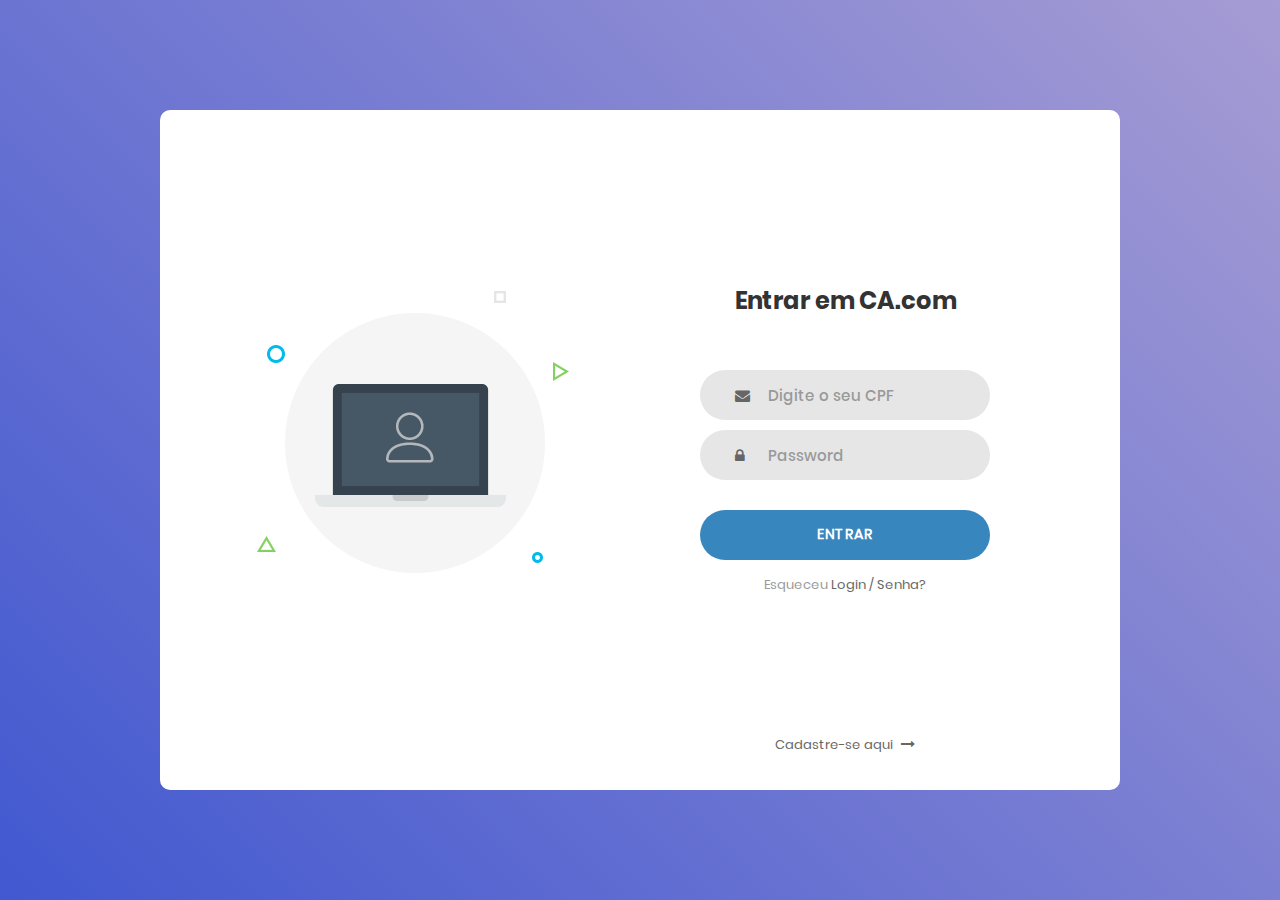
<file: AtivoOperante_FrontEnd/index.html>
<!DOCTYPE html>
<html lang="en">
<head>
	<title>Login</title>
	<meta charset="UTF-8">
	<meta name="viewport" content="width=device-width, initial-scale=1">
<!--===============================================================================================-->	
	<link rel="icon" type="image/png" href="images/icons/favicon.ico"/>
<!--===============================================================================================-->
	<link rel="stylesheet" type="text/css" href="vendor/bootstrap/css/bootstrap.min.css">
<!--===============================================================================================-->
	<link rel="stylesheet" type="text/css" href="fonts/font-awesome-4.7.0/css/font-awesome.min.css">
<!--===============================================================================================-->
	<link rel="stylesheet" type="text/css" href="vendor/animate/animate.css">
<!--===============================================================================================-->	
	<link rel="stylesheet" type="text/css" href="vendor/css-hamburgers/hamburgers.min.css">
<!--===============================================================================================-->
	<link rel="stylesheet" type="text/css" href="vendor/select2/select2.min.css">
<!--===============================================================================================-->
	<link rel="stylesheet" type="text/css" href="css/util.css">
	<link rel="stylesheet" type="text/css" href="css/main.css">
	<script src="./js/script.js"></script>
	<script src="./js/security.js"></script>

<!--===============================================================================================-->
</head>
<body onload="removerToken()">
	<div class="limiter">
		<div class="container-login100">
			<div class="wrap-login100">
				<div class="login100-pic js-tilt" data-tilt>
					<img src="images/img-01.png" alt="IMG">
				</div>

				<form id="formLogin" class="login100-form validate-form" method="POST">
					<span class="login100-form-title">
						Entrar em CA.com
					</span>

					<div class="wrap-input100 validate-input" data-validate = "E-mail válido obrigatório: ex@abc.xyz">
						<input class="input100" type="text" name="cpf" id="cpf" placeholder="Digite o seu CPF">
						<span class="focus-input100"></span>
						<span class="symbol-input100">
							<i class="fa fa-envelope" aria-hidden="true"></i>
						</span>
					</div>

					<div class="wrap-input100 validate-input" data-validate = "Senha inválida">
						<input class="input100" type="password" name="pass" id="pass" placeholder="Password">
						<span class="focus-input100"></span>
						<span class="symbol-input100">
							<i class="fa fa-lock" aria-hidden="true"></i>
						</span>
					</div>
					
					<div id="logarDiv" style="display: none;">
						<p id="pUser"></p>
					</div>

					<div class="container-login100-form-btn">
						<button class="login100-form-btn" onclick="testeJWT(event)">
							<a style="color: #fff;  font-weight: bold; letter-spacing: 1px; font-size: 14px;">Entrar</a>
						</button>
					</div>

					<div class="text-center p-t-12">
						<span class="txt1">
							Esqueceu
						</span>
						<a class="txt2" href="#">
							Login / Senha?
						</a>
					</div>

					<div class="text-center p-t-136">
						<a class="txt2" href="account.html">
							Cadastre-se aqui					
							<a href="account.html"><i class="fa fa-long-arrow-right m-l-5" aria-hidden="true"></i></a>
						</a>
					</div>
				</form>
			</div>
		</div>
	</div>
	
<!--===============================================================================================-->	
	<script src="vendor/jquery/jquery-3.2.1.min.js"></script>
<!--===============================================================================================-->
	<script src="vendor/bootstrap/js/popper.js"></script>
	<script src="vendor/bootstrap/js/bootstrap.min.js"></script>
<!--===============================================================================================-->
	<script src="vendor/select2/select2.min.js"></script>
<!--===============================================================================================-->
	<script src="vendor/tilt/tilt.jquery.min.js"></script>
	<script >
		$('.js-tilt').tilt({
			scale: 1.1
		})
	</script>
<!--===============================================================================================-->
	<script src="js/main.js"></script>

</body>
</html>
</file>
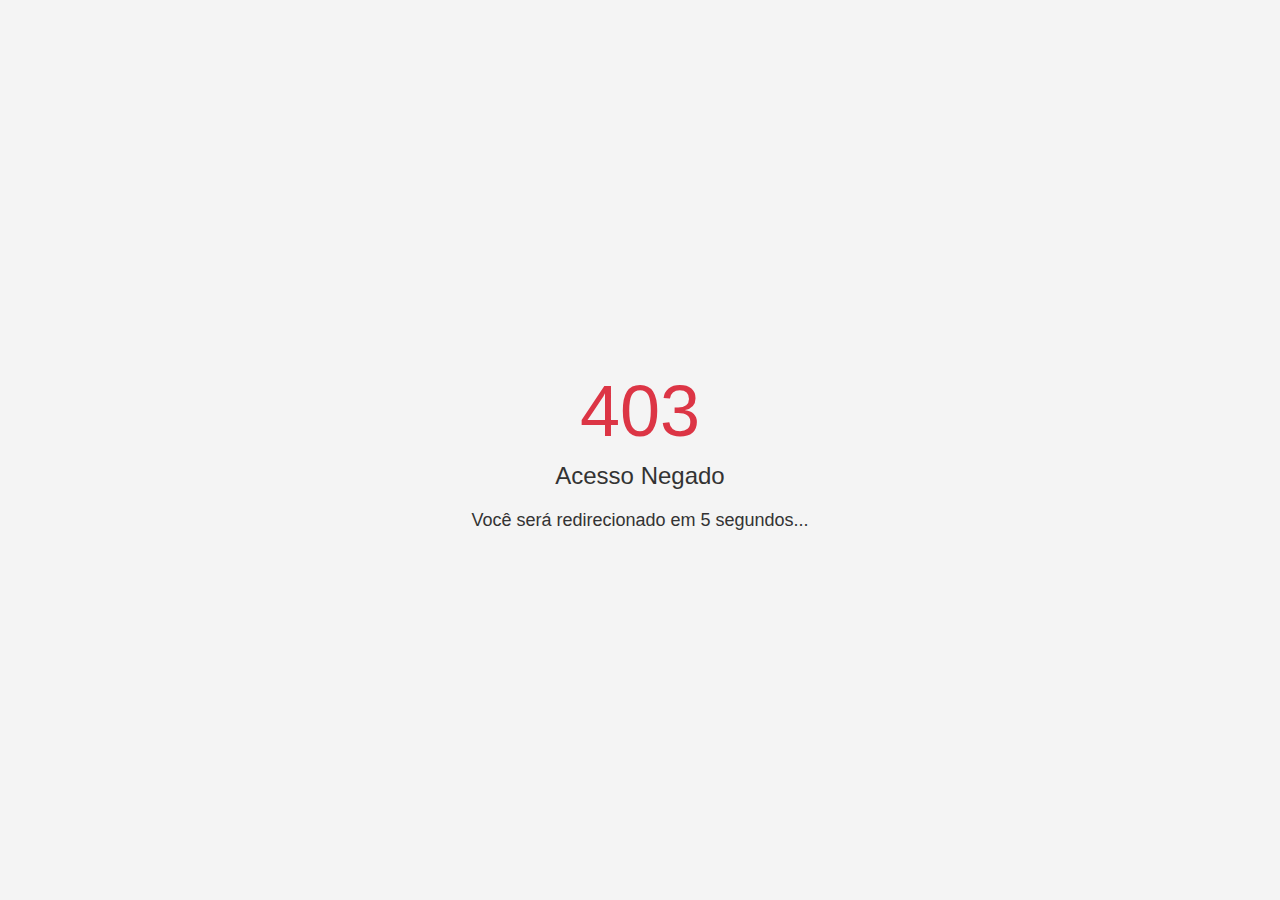
<file: AtivoOperante_FrontEnd/denunciaTable.html>
<!DOCTYPE html>
<html lang="pt-BR">
<head>
    <meta charset="UTF-8">
    <meta name="viewport" content="width=device-width, initial-scale=1.0">
    <title>Denúncia</title>
    <link rel="stylesheet" href="./css/userden.css">
    <script src="./js/scriptden.js"></script>
    <script src="./js/script.js"></script>
</head>
<body>

<div class="table-wrapper">
    <div id="divConclusion" style="display: none;">
        <p style="color: green;">Denúncia excluida com sucesso!</p>
    </div>
    <table>
        <thead>
            <tr style="cursor: default;">
                <th>Título</th>
                <th>Texto</th>
                <th>Urgência</th>
                <th>Órgão</th>
                <th>Tipo de Problema</th>
                <th>Nome do Usuário</th>
                <th>Imagem</th>
                <th>Feedback</th>
                <th>Opção</th>
            </tr>
        </thead>
        <tbody id="bodyTable">
                               
        </tbody>
    </table>
    
</div>


<script>
   document.addEventListener('DOMContentLoaded', function() {
        //Esse carregaDenuncia atualiza o html de forma dinamica de acordo com o banco, e no final chama initializeFeedback_Modal, para fazer a ligação com os ouvintes
        // SE NÃO FIZER ISSO DE CHAMAR NO FINAL APOS REALIZAR DE FORMA DINAMICA VAI DAR PROBLEMA NAS FUNÇÕES DE FEEDBACK E MODAL!!
        carregaDenuncias();
    });

</script>

</body>
</html>
</file>
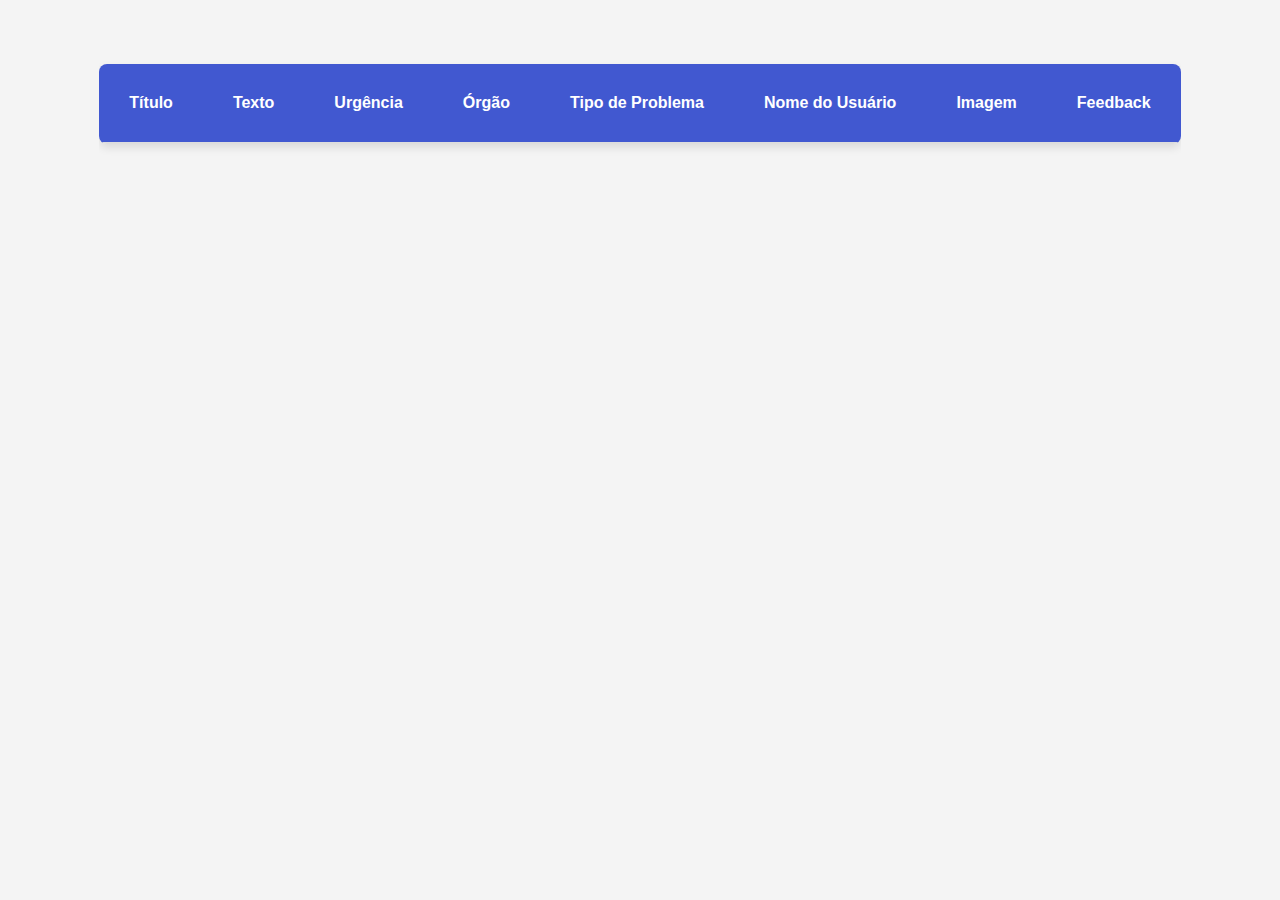
<file: AtivoOperante_FrontEnd/denunciaUser.html>
<!DOCTYPE html>
<html lang="pt-BR">
<head>
    <meta charset="UTF-8">
    <meta name="viewport" content="width=device-width, initial-scale=1.0">
    <title>Denúncia</title>
    <link rel="stylesheet" href="./css/userden.css">
    <script src="./js_user/scriptdenuser.js"></script>
    <script src="./js_user/scriptU.js"></script>
</head>
<body>

<div class="table-wrapper">
    <div id="divConclusion" style="display: none;">
        <p style="color: green;">Denúncia excluida com sucesso!</p>
    </div>
    <table>
        <thead>
            <tr style="cursor: default;">
                <th>Título</th>
                <th>Texto</th>
                <th>Urgência</th>
                <th>Órgão</th>
                <th>Tipo de Problema</th>
                <th>Nome do Usuário</th>
                <th>Imagem</th>
                <th>Feedback</th>
            </tr>
        </thead>
        <tbody id="bodyTable">
                               
        </tbody>
    </table>
</div>


<script>
   document.addEventListener('DOMContentLoaded', function() {
        //Esse carregaDenuncia atualiza o html de forma dinamica de acordo com o banco, e no final chama initializeFeedback_Modal, para fazer a ligação com os ouvintes
        // SE NÃO FIZER ISSO DE CHAMAR NO FINAL APOS REALIZAR DE FORMA DINAMICA VAI DAR PROBLEMA NAS FUNÇÕES DE FEEDBACK E MODAL!!
        carregaDenuncias();
    });

</script>

</body>
</html>
</file>
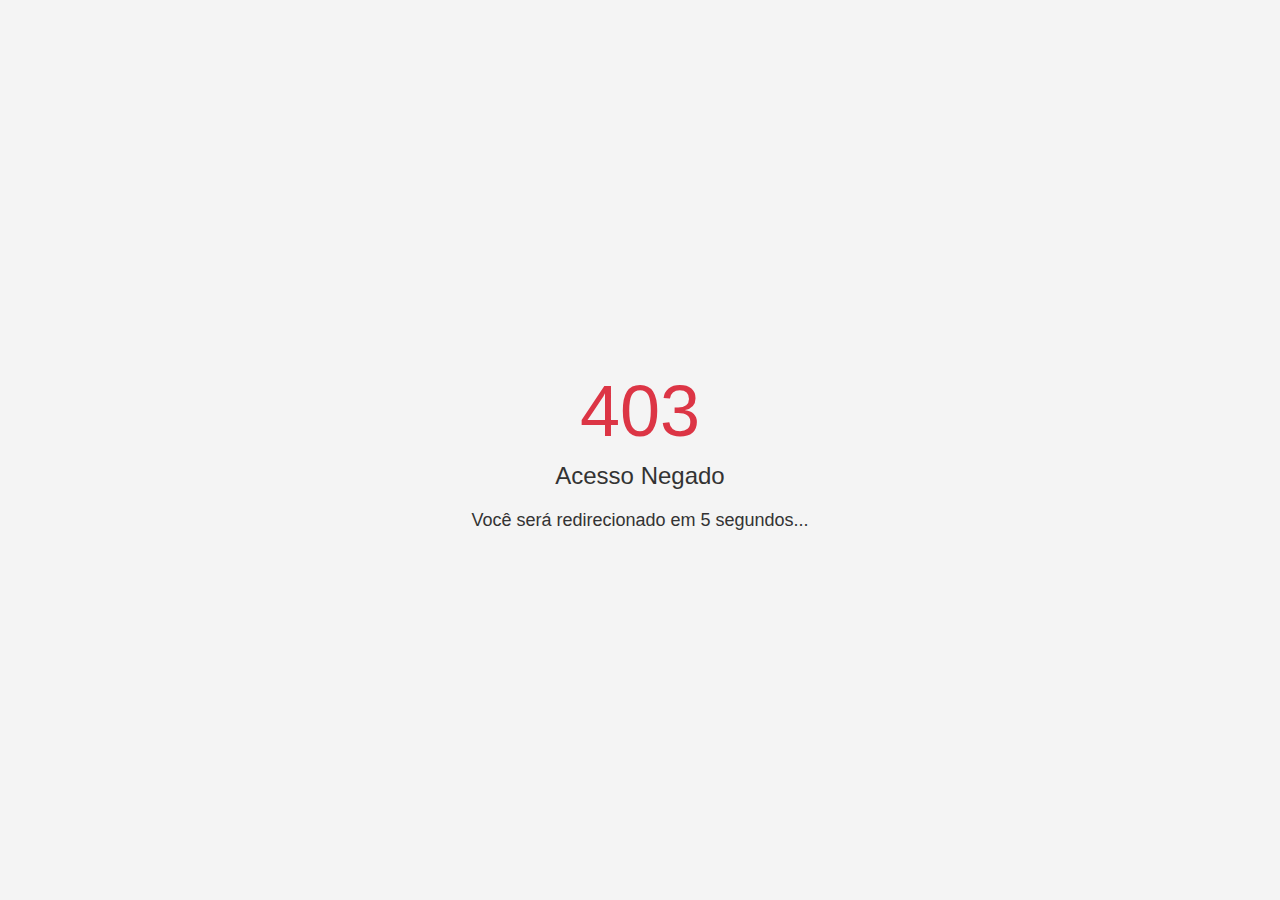
<file: AtivoOperante_FrontEnd/paginaAdmin.html>
<!DOCTYPE html>
<html lang="pt-br">
<head>
    <meta charset="UTF-8">
    <meta name="viewport" content="width=device-width, initial-scale=1.0">
    <title>Tela de Admin</title>
    <link rel="stylesheet" href="./css/stylePagina.css">
    <link rel="stylesheet" href="./css/userden.css">
    <script src="./js_user/carregaHeaderFooter.js"></script>
    <script src="./js/scriptden.js"></script>
    <script src="./js/script.js"></script>
    <script src="./js/security.js"></script>

</head>
<body onload="tokenVerify(),verificaNivel(),carregaHeaderFooter()">

<div class="wrapper">
    
    <!-- CASO SEJA O USUARIO DESBLOQUEAR ESSE HEADER-->
    <header id="headerUser" class="main-header">
       
    </header>

    <main class="content">
        <div class="table-wrapper">
            <div id="divConclusion" style="display: none;">
                <p style="color: green;">Denúncia excluida com sucesso!</p>
            </div>
            <table>
                <thead>
                    <tr style="cursor: default;">
                        <th>Título</th>
                        <th>Texto</th>
                        <th>Urgência</th>
                        <th>Órgão</th>
                        <th>Tipo de Problema</th>
                        <th>Nome do Usuário</th>
                        <th>Imagem</th>
                        <th>Feedback</th>
                        <th>Opção</th>
                    </tr>
                </thead>
                <tbody id="bodyTable">
                                       
                </tbody>
            </table>
        </div>
    </main>

    <footer class="main-footer" id="footerUser">
       
    </footer>
</div>

<script>
    document.addEventListener('DOMContentLoaded', function() {
         //Esse carregaDenuncia atualiza o html de forma dinamica de acordo com o banco, e no final chama initializeFeedback_Modal, para fazer a ligação com os ouvintes
         // SE NÃO FIZER ISSO DE CHAMAR NO FINAL APOS REALIZAR DE FORMA DINAMICA VAI DAR PROBLEMA NAS FUNÇÕES DE FEEDBACK E MODAL!!
         carregaDenuncias();
     });
 
 </script>
</body>
</html>
</file>
<file: AtivoOperante_FrontEnd/css/util.css>
/*[ FONT SIZE ]
///////////////////////////////////////////////////////////
*/
.fs-1 {font-size: 1px;}
.fs-2 {font-size: 2px;}
.fs-3 {font-size: 3px;}
.fs-4 {font-size: 4px;}
.fs-5 {font-size: 5px;}
.fs-6 {font-size: 6px;}
.fs-7 {font-size: 7px;}
.fs-8 {font-size: 8px;}
.fs-9 {font-size: 9px;}
.fs-10 {font-size: 10px;}
.fs-11 {font-size: 11px;}
.fs-12 {font-size: 12px;}
.fs-13 {font-size: 13px;}
.fs-14 {font-size: 14px;}
.fs-15 {font-size: 15px;}
.fs-16 {font-size: 16px;}
.fs-17 {font-size: 17px;}
.fs-18 {font-size: 18px;}
.fs-19 {font-size: 19px;}
.fs-20 {font-size: 20px;}
.fs-21 {font-size: 21px;}
.fs-22 {font-size: 22px;}
.fs-23 {font-size: 23px;}
.fs-24 {font-size: 24px;}
.fs-25 {font-size: 25px;}
.fs-26 {font-size: 26px;}
.fs-27 {font-size: 27px;}
.fs-28 {font-size: 28px;}
.fs-29 {font-size: 29px;}
.fs-30 {font-size: 30px;}
.fs-31 {font-size: 31px;}
.fs-32 {font-size: 32px;}
.fs-33 {font-size: 33px;}
.fs-34 {font-size: 34px;}
.fs-35 {font-size: 35px;}
.fs-36 {font-size: 36px;}
.fs-37 {font-size: 37px;}
.fs-38 {font-size: 38px;}
.fs-39 {font-size: 39px;}
.fs-40 {font-size: 40px;}
.fs-41 {font-size: 41px;}
.fs-42 {font-size: 42px;}
.fs-43 {font-size: 43px;}
.fs-44 {font-size: 44px;}
.fs-45 {font-size: 45px;}
.fs-46 {font-size: 46px;}
.fs-47 {font-size: 47px;}
.fs-48 {font-size: 48px;}
.fs-49 {font-size: 49px;}
.fs-50 {font-size: 50px;}
.fs-51 {font-size: 51px;}
.fs-52 {font-size: 52px;}
.fs-53 {font-size: 53px;}
.fs-54 {font-size: 54px;}
.fs-55 {font-size: 55px;}
.fs-56 {font-size: 56px;}
.fs-57 {font-size: 57px;}
.fs-58 {font-size: 58px;}
.fs-59 {font-size: 59px;}
.fs-60 {font-size: 60px;}
.fs-61 {font-size: 61px;}
.fs-62 {font-size: 62px;}
.fs-63 {font-size: 63px;}
.fs-64 {font-size: 64px;}
.fs-65 {font-size: 65px;}
.fs-66 {font-size: 66px;}
.fs-67 {font-size: 67px;}
.fs-68 {font-size: 68px;}
.fs-69 {font-size: 69px;}
.fs-70 {font-size: 70px;}
.fs-71 {font-size: 71px;}
.fs-72 {font-size: 72px;}
.fs-73 {font-size: 73px;}
.fs-74 {font-size: 74px;}
.fs-75 {font-size: 75px;}
.fs-76 {font-size: 76px;}
.fs-77 {font-size: 77px;}
.fs-78 {font-size: 78px;}
.fs-79 {font-size: 79px;}
.fs-80 {font-size: 80px;}
.fs-81 {font-size: 81px;}
.fs-82 {font-size: 82px;}
.fs-83 {font-size: 83px;}
.fs-84 {font-size: 84px;}
.fs-85 {font-size: 85px;}
.fs-86 {font-size: 86px;}
.fs-87 {font-size: 87px;}
.fs-88 {font-size: 88px;}
.fs-89 {font-size: 89px;}
.fs-90 {font-size: 90px;}
.fs-91 {font-size: 91px;}
.fs-92 {font-size: 92px;}
.fs-93 {font-size: 93px;}
.fs-94 {font-size: 94px;}
.fs-95 {font-size: 95px;}
.fs-96 {font-size: 96px;}
.fs-97 {font-size: 97px;}
.fs-98 {font-size: 98px;}
.fs-99 {font-size: 99px;}
.fs-100 {font-size: 100px;}
.fs-101 {font-size: 101px;}
.fs-102 {font-size: 102px;}
.fs-103 {font-size: 103px;}
.fs-104 {font-size: 104px;}
.fs-105 {font-size: 105px;}
.fs-106 {font-size: 106px;}
.fs-107 {font-size: 107px;}
.fs-108 {font-size: 108px;}
.fs-109 {font-size: 109px;}
.fs-110 {font-size: 110px;}
.fs-111 {font-size: 111px;}
.fs-112 {font-size: 112px;}
.fs-113 {font-size: 113px;}
.fs-114 {font-size: 114px;}
.fs-115 {font-size: 115px;}
.fs-116 {font-size: 116px;}
.fs-117 {font-size: 117px;}
.fs-118 {font-size: 118px;}
.fs-119 {font-size: 119px;}
.fs-120 {font-size: 120px;}
.fs-121 {font-size: 121px;}
.fs-122 {font-size: 122px;}
.fs-123 {font-size: 123px;}
.fs-124 {font-size: 124px;}
.fs-125 {font-size: 125px;}
.fs-126 {font-size: 126px;}
.fs-127 {font-size: 127px;}
.fs-128 {font-size: 128px;}
.fs-129 {font-size: 129px;}
.fs-130 {font-size: 130px;}
.fs-131 {font-size: 131px;}
.fs-132 {font-size: 132px;}
.fs-133 {font-size: 133px;}
.fs-134 {font-size: 134px;}
.fs-135 {font-size: 135px;}
.fs-136 {font-size: 136px;}
.fs-137 {font-size: 137px;}
.fs-138 {font-size: 138px;}
.fs-139 {font-size: 139px;}
.fs-140 {font-size: 140px;}
.fs-141 {font-size: 141px;}
.fs-142 {font-size: 142px;}
.fs-143 {font-size: 143px;}
.fs-144 {font-size: 144px;}
.fs-145 {font-size: 145px;}
.fs-146 {font-size: 146px;}
.fs-147 {font-size: 147px;}
.fs-148 {font-size: 148px;}
.fs-149 {font-size: 149px;}
.fs-150 {font-size: 150px;}
.fs-151 {font-size: 151px;}
.fs-152 {font-size: 152px;}
.fs-153 {font-size: 153px;}
.fs-154 {font-size: 154px;}
.fs-155 {font-size: 155px;}
.fs-156 {font-size: 156px;}
.fs-157 {font-size: 157px;}
.fs-158 {font-size: 158px;}
.fs-159 {font-size: 159px;}
.fs-160 {font-size: 160px;}
.fs-161 {font-size: 161px;}
.fs-162 {font-size: 162px;}
.fs-163 {font-size: 163px;}
.fs-164 {font-size: 164px;}
.fs-165 {font-size: 165px;}
.fs-166 {font-size: 166px;}
.fs-167 {font-size: 167px;}
.fs-168 {font-size: 168px;}
.fs-169 {font-size: 169px;}
.fs-170 {font-size: 170px;}
.fs-171 {font-size: 171px;}
.fs-172 {font-size: 172px;}
.fs-173 {font-size: 173px;}
.fs-174 {font-size: 174px;}
.fs-175 {font-size: 175px;}
.fs-176 {font-size: 176px;}
.fs-177 {font-size: 177px;}
.fs-178 {font-size: 178px;}
.fs-179 {font-size: 179px;}
.fs-180 {font-size: 180px;}
.fs-181 {font-size: 181px;}
.fs-182 {font-size: 182px;}
.fs-183 {font-size: 183px;}
.fs-184 {font-size: 184px;}
.fs-185 {font-size: 185px;}
.fs-186 {font-size: 186px;}
.fs-187 {font-size: 187px;}
.fs-188 {font-size: 188px;}
.fs-189 {font-size: 189px;}
.fs-190 {font-size: 190px;}
.fs-191 {font-size: 191px;}
.fs-192 {font-size: 192px;}
.fs-193 {font-size: 193px;}
.fs-194 {font-size: 194px;}
.fs-195 {font-size: 195px;}
.fs-196 {font-size: 196px;}
.fs-197 {font-size: 197px;}
.fs-198 {font-size: 198px;}
.fs-199 {font-size: 199px;}
.fs-200 {font-size: 200px;}

/*[ PADDING ]
///////////////////////////////////////////////////////////
*/
.p-t-0 {padding-top: 0px;}
.p-t-1 {padding-top: 1px;}
.p-t-2 {padding-top: 2px;}
.p-t-3 {padding-top: 3px;}
.p-t-4 {padding-top: 4px;}
.p-t-5 {padding-top: 5px;}
.p-t-6 {padding-top: 6px;}
.p-t-7 {padding-top: 7px;}
.p-t-8 {padding-top: 8px;}
.p-t-9 {padding-top: 9px;}
.p-t-10 {padding-top: 10px;}
.p-t-11 {padding-top: 11px;}
.p-t-12 {padding-top: 12px;}
.p-t-13 {padding-top: 13px;}
.p-t-14 {padding-top: 14px;}
.p-t-15 {padding-top: 15px;}
.p-t-16 {padding-top: 16px;}
.p-t-17 {padding-top: 17px;}
.p-t-18 {padding-top: 18px;}
.p-t-19 {padding-top: 19px;}
.p-t-20 {padding-top: 20px;}
.p-t-21 {padding-top: 21px;}
.p-t-22 {padding-top: 22px;}
.p-t-23 {padding-top: 23px;}
.p-t-24 {padding-top: 24px;}
.p-t-25 {padding-top: 25px;}
.p-t-26 {padding-top: 26px;}
.p-t-27 {padding-top: 27px;}
.p-t-28 {padding-top: 28px;}
.p-t-29 {padding-top: 29px;}
.p-t-30 {padding-top: 30px;}
.p-t-31 {padding-top: 31px;}
.p-t-32 {padding-top: 32px;}
.p-t-33 {padding-top: 33px;}
.p-t-34 {padding-top: 34px;}
.p-t-35 {padding-top: 35px;}
.p-t-36 {padding-top: 36px;}
.p-t-37 {padding-top: 37px;}
.p-t-38 {padding-top: 38px;}
.p-t-39 {padding-top: 39px;}
.p-t-40 {padding-top: 40px;}
.p-t-41 {padding-top: 41px;}
.p-t-42 {padding-top: 42px;}
.p-t-43 {padding-top: 43px;}
.p-t-44 {padding-top: 44px;}
.p-t-45 {padding-top: 45px;}
.p-t-46 {padding-top: 46px;}
.p-t-47 {padding-top: 47px;}
.p-t-48 {padding-top: 48px;}
.p-t-49 {padding-top: 49px;}
.p-t-50 {padding-top: 50px;}
.p-t-51 {padding-top: 51px;}
.p-t-52 {padding-top: 52px;}
.p-t-53 {padding-top: 53px;}
.p-t-54 {padding-top: 54px;}
.p-t-55 {padding-top: 55px;}
.p-t-56 {padding-top: 56px;}
.p-t-57 {padding-top: 57px;}
.p-t-58 {padding-top: 58px;}
.p-t-59 {padding-top: 59px;}
.p-t-60 {padding-top: 60px;}
.p-t-61 {padding-top: 61px;}
.p-t-62 {padding-top: 62px;}
.p-t-63 {padding-top: 63px;}
.p-t-64 {padding-top: 64px;}
.p-t-65 {padding-top: 65px;}
.p-t-66 {padding-top: 66px;}
.p-t-67 {padding-top: 67px;}
.p-t-68 {padding-top: 68px;}
.p-t-69 {padding-top: 69px;}
.p-t-70 {padding-top: 70px;}
.p-t-71 {padding-top: 71px;}
.p-t-72 {padding-top: 72px;}
.p-t-73 {padding-top: 73px;}
.p-t-74 {padding-top: 74px;}
.p-t-75 {padding-top: 75px;}
.p-t-76 {padding-top: 76px;}
.p-t-77 {padding-top: 77px;}
.p-t-78 {padding-top: 78px;}
.p-t-79 {padding-top: 79px;}
.p-t-80 {padding-top: 80px;}
.p-t-81 {padding-top: 81px;}
.p-t-82 {padding-top: 82px;}
.p-t-83 {padding-top: 83px;}
.p-t-84 {padding-top: 84px;}
.p-t-85 {padding-top: 85px;}
.p-t-86 {padding-top: 86px;}
.p-t-87 {padding-top: 87px;}
.p-t-88 {padding-top: 88px;}
.p-t-89 {padding-top: 89px;}
.p-t-90 {padding-top: 90px;}
.p-t-91 {padding-top: 91px;}
.p-t-92 {padding-top: 92px;}
.p-t-93 {padding-top: 93px;}
.p-t-94 {padding-top: 94px;}
.p-t-95 {padding-top: 95px;}
.p-t-96 {padding-top: 96px;}
.p-t-97 {padding-top: 97px;}
.p-t-98 {padding-top: 98px;}
.p-t-99 {padding-top: 99px;}
.p-t-100 {padding-top: 100px;}
.p-t-101 {padding-top: 101px;}
.p-t-102 {padding-top: 102px;}
.p-t-103 {padding-top: 103px;}
.p-t-104 {padding-top: 104px;}
.p-t-105 {padding-top: 105px;}
.p-t-106 {padding-top: 106px;}
.p-t-107 {padding-top: 107px;}
.p-t-108 {padding-top: 108px;}
.p-t-109 {padding-top: 109px;}
.p-t-110 {padding-top: 110px;}
.p-t-111 {padding-top: 111px;}
.p-t-112 {padding-top: 112px;}
.p-t-113 {padding-top: 113px;}
.p-t-114 {padding-top: 114px;}
.p-t-115 {padding-top: 115px;}
.p-t-116 {padding-top: 116px;}
.p-t-117 {padding-top: 117px;}
.p-t-118 {padding-top: 118px;}
.p-t-119 {padding-top: 119px;}
.p-t-120 {padding-top: 120px;}
.p-t-121 {padding-top: 121px;}
.p-t-122 {padding-top: 122px;}
.p-t-123 {padding-top: 123px;}
.p-t-124 {padding-top: 124px;}
.p-t-125 {padding-top: 125px;}
.p-t-126 {padding-top: 126px;}
.p-t-127 {padding-top: 127px;}
.p-t-128 {padding-top: 128px;}
.p-t-129 {padding-top: 129px;}
.p-t-130 {padding-top: 130px;}
.p-t-131 {padding-top: 131px;}
.p-t-132 {padding-top: 132px;}
.p-t-133 {padding-top: 133px;}
.p-t-134 {padding-top: 134px;}
.p-t-135 {padding-top: 135px;}
.p-t-136 {padding-top: 136px;}
.p-t-137 {padding-top: 137px;}
.p-t-138 {padding-top: 138px;}
.p-t-139 {padding-top: 139px;}
.p-t-140 {padding-top: 140px;}
.p-t-141 {padding-top: 141px;}
.p-t-142 {padding-top: 142px;}
.p-t-143 {padding-top: 143px;}
.p-t-144 {padding-top: 144px;}
.p-t-145 {padding-top: 145px;}
.p-t-146 {padding-top: 146px;}
.p-t-147 {padding-top: 147px;}
.p-t-148 {padding-top: 148px;}
.p-t-149 {padding-top: 149px;}
.p-t-150 {padding-top: 150px;}
.p-t-151 {padding-top: 151px;}
.p-t-152 {padding-top: 152px;}
.p-t-153 {padding-top: 153px;}
.p-t-154 {padding-top: 154px;}
.p-t-155 {padding-top: 155px;}
.p-t-156 {padding-top: 156px;}
.p-t-157 {padding-top: 157px;}
.p-t-158 {padding-top: 158px;}
.p-t-159 {padding-top: 159px;}
.p-t-160 {padding-top: 160px;}
.p-t-161 {padding-top: 161px;}
.p-t-162 {padding-top: 162px;}
.p-t-163 {padding-top: 163px;}
.p-t-164 {padding-top: 164px;}
.p-t-165 {padding-top: 165px;}
.p-t-166 {padding-top: 166px;}
.p-t-167 {padding-top: 167px;}
.p-t-168 {padding-top: 168px;}
.p-t-169 {padding-top: 169px;}
.p-t-170 {padding-top: 170px;}
.p-t-171 {padding-top: 171px;}
.p-t-172 {padding-top: 172px;}
.p-t-173 {padding-top: 173px;}
.p-t-174 {padding-top: 174px;}
.p-t-175 {padding-top: 175px;}
.p-t-176 {padding-top: 176px;}
.p-t-177 {padding-top: 177px;}
.p-t-178 {padding-top: 178px;}
.p-t-179 {padding-top: 179px;}
.p-t-180 {padding-top: 180px;}
.p-t-181 {padding-top: 181px;}
.p-t-182 {padding-top: 182px;}
.p-t-183 {padding-top: 183px;}
.p-t-184 {padding-top: 184px;}
.p-t-185 {padding-top: 185px;}
.p-t-186 {padding-top: 186px;}
.p-t-187 {padding-top: 187px;}
.p-t-188 {padding-top: 188px;}
.p-t-189 {padding-top: 189px;}
.p-t-190 {padding-top: 190px;}
.p-t-191 {padding-top: 191px;}
.p-t-192 {padding-top: 192px;}
.p-t-193 {padding-top: 193px;}
.p-t-194 {padding-top: 194px;}
.p-t-195 {padding-top: 195px;}
.p-t-196 {padding-top: 196px;}
.p-t-197 {padding-top: 197px;}
.p-t-198 {padding-top: 198px;}
.p-t-199 {padding-top: 199px;}
.p-t-200 {padding-top: 200px;}
.p-t-201 {padding-top: 201px;}
.p-t-202 {padding-top: 202px;}
.p-t-203 {padding-top: 203px;}
.p-t-204 {padding-top: 204px;}
.p-t-205 {padding-top: 205px;}
.p-t-206 {padding-top: 206px;}
.p-t-207 {padding-top: 207px;}
.p-t-208 {padding-top: 208px;}
.p-t-209 {padding-top: 209px;}
.p-t-210 {padding-top: 210px;}
.p-t-211 {padding-top: 211px;}
.p-t-212 {padding-top: 212px;}
.p-t-213 {padding-top: 213px;}
.p-t-214 {padding-top: 214px;}
.p-t-215 {padding-top: 215px;}
.p-t-216 {padding-top: 216px;}
.p-t-217 {padding-top: 217px;}
.p-t-218 {padding-top: 218px;}
.p-t-219 {padding-top: 219px;}
.p-t-220 {padding-top: 220px;}
.p-t-221 {padding-top: 221px;}
.p-t-222 {padding-top: 222px;}
.p-t-223 {padding-top: 223px;}
.p-t-224 {padding-top: 224px;}
.p-t-225 {padding-top: 225px;}
.p-t-226 {padding-top: 226px;}
.p-t-227 {padding-top: 227px;}
.p-t-228 {padding-top: 228px;}
.p-t-229 {padding-top: 229px;}
.p-t-230 {padding-top: 230px;}
.p-t-231 {padding-top: 231px;}
.p-t-232 {padding-top: 232px;}
.p-t-233 {padding-top: 233px;}
.p-t-234 {padding-top: 234px;}
.p-t-235 {padding-top: 235px;}
.p-t-236 {padding-top: 236px;}
.p-t-237 {padding-top: 237px;}
.p-t-238 {padding-top: 238px;}
.p-t-239 {padding-top: 239px;}
.p-t-240 {padding-top: 240px;}
.p-t-241 {padding-top: 241px;}
.p-t-242 {padding-top: 242px;}
.p-t-243 {padding-top: 243px;}
.p-t-244 {padding-top: 244px;}
.p-t-245 {padding-top: 245px;}
.p-t-246 {padding-top: 246px;}
.p-t-247 {padding-top: 247px;}
.p-t-248 {padding-top: 248px;}
.p-t-249 {padding-top: 249px;}
.p-t-250 {padding-top: 250px;}
.p-b-0 {padding-bottom: 0px;}
.p-b-1 {padding-bottom: 1px;}
.p-b-2 {padding-bottom: 2px;}
.p-b-3 {padding-bottom: 3px;}
.p-b-4 {padding-bottom: 4px;}
.p-b-5 {padding-bottom: 5px;}
.p-b-6 {padding-bottom: 6px;}
.p-b-7 {padding-bottom: 7px;}
.p-b-8 {padding-bottom: 8px;}
.p-b-9 {padding-bottom: 9px;}
.p-b-10 {padding-bottom: 10px;}
.p-b-11 {padding-bottom: 11px;}
.p-b-12 {padding-bottom: 12px;}
.p-b-13 {padding-bottom: 13px;}
.p-b-14 {padding-bottom: 14px;}
.p-b-15 {padding-bottom: 15px;}
.p-b-16 {padding-bottom: 16px;}
.p-b-17 {padding-bottom: 17px;}
.p-b-18 {padding-bottom: 18px;}
.p-b-19 {padding-bottom: 19px;}
.p-b-20 {padding-bottom: 20px;}
.p-b-21 {padding-bottom: 21px;}
.p-b-22 {padding-bottom: 22px;}
.p-b-23 {padding-bottom: 23px;}
.p-b-24 {padding-bottom: 24px;}
.p-b-25 {padding-bottom: 25px;}
.p-b-26 {padding-bottom: 26px;}
.p-b-27 {padding-bottom: 27px;}
.p-b-28 {padding-bottom: 28px;}
.p-b-29 {padding-bottom: 29px;}
.p-b-30 {padding-bottom: 30px;}
.p-b-31 {padding-bottom: 31px;}
.p-b-32 {padding-bottom: 32px;}
.p-b-33 {padding-bottom: 33px;}
.p-b-34 {padding-bottom: 34px;}
.p-b-35 {padding-bottom: 35px;}
.p-b-36 {padding-bottom: 36px;}
.p-b-37 {padding-bottom: 37px;}
.p-b-38 {padding-bottom: 38px;}
.p-b-39 {padding-bottom: 39px;}
.p-b-40 {padding-bottom: 40px;}
.p-b-41 {padding-bottom: 41px;}
.p-b-42 {padding-bottom: 42px;}
.p-b-43 {padding-bottom: 43px;}
.p-b-44 {padding-bottom: 44px;}
.p-b-45 {padding-bottom: 45px;}
.p-b-46 {padding-bottom: 46px;}
.p-b-47 {padding-bottom: 47px;}
.p-b-48 {padding-bottom: 48px;}
.p-b-49 {padding-bottom: 49px;}
.p-b-50 {padding-bottom: 50px;}
.p-b-51 {padding-bottom: 51px;}
.p-b-52 {padding-bottom: 52px;}
.p-b-53 {padding-bottom: 53px;}
.p-b-54 {padding-bottom: 54px;}
.p-b-55 {padding-bottom: 55px;}
.p-b-56 {padding-bottom: 56px;}
.p-b-57 {padding-bottom: 57px;}
.p-b-58 {padding-bottom: 58px;}
.p-b-59 {padding-bottom: 59px;}
.p-b-60 {padding-bottom: 60px;}
.p-b-61 {padding-bottom: 61px;}
.p-b-62 {padding-bottom: 62px;}
.p-b-63 {padding-bottom: 63px;}
.p-b-64 {padding-bottom: 64px;}
.p-b-65 {padding-bottom: 65px;}
.p-b-66 {padding-bottom: 66px;}
.p-b-67 {padding-bottom: 67px;}
.p-b-68 {padding-bottom: 68px;}
.p-b-69 {padding-bottom: 69px;}
.p-b-70 {padding-bottom: 70px;}
.p-b-71 {padding-bottom: 71px;}
.p-b-72 {padding-bottom: 72px;}
.p-b-73 {padding-bottom: 73px;}
.p-b-74 {padding-bottom: 74px;}
.p-b-75 {padding-bottom: 75px;}
.p-b-76 {padding-bottom: 76px;}
.p-b-77 {padding-bottom: 77px;}
.p-b-78 {padding-bottom: 78px;}
.p-b-79 {padding-bottom: 79px;}
.p-b-80 {padding-bottom: 80px;}
.p-b-81 {padding-bottom: 81px;}
.p-b-82 {padding-bottom: 82px;}
.p-b-83 {padding-bottom: 83px;}
.p-b-84 {padding-bottom: 84px;}
.p-b-85 {padding-bottom: 85px;}
.p-b-86 {padding-bottom: 86px;}
.p-b-87 {padding-bottom: 87px;}
.p-b-88 {padding-bottom: 88px;}
.p-b-89 {padding-bottom: 89px;}
.p-b-90 {padding-bottom: 90px;}
.p-b-91 {padding-bottom: 91px;}
.p-b-92 {padding-bottom: 92px;}
.p-b-93 {padding-bottom: 93px;}
.p-b-94 {padding-bottom: 94px;}
.p-b-95 {padding-bottom: 95px;}
.p-b-96 {padding-bottom: 96px;}
.p-b-97 {padding-bottom: 97px;}
.p-b-98 {padding-bottom: 98px;}
.p-b-99 {padding-bottom: 99px;}
.p-b-100 {padding-bottom: 100px;}
.p-b-101 {padding-bottom: 101px;}
.p-b-102 {padding-bottom: 102px;}
.p-b-103 {padding-bottom: 103px;}
.p-b-104 {padding-bottom: 104px;}
.p-b-105 {padding-bottom: 105px;}
.p-b-106 {padding-bottom: 106px;}
.p-b-107 {padding-bottom: 107px;}
.p-b-108 {padding-bottom: 108px;}
.p-b-109 {padding-bottom: 109px;}
.p-b-110 {padding-bottom: 110px;}
.p-b-111 {padding-bottom: 111px;}
.p-b-112 {padding-bottom: 112px;}
.p-b-113 {padding-bottom: 113px;}
.p-b-114 {padding-bottom: 114px;}
.p-b-115 {padding-bottom: 115px;}
.p-b-116 {padding-bottom: 116px;}
.p-b-117 {padding-bottom: 117px;}
.p-b-118 {padding-bottom: 118px;}
.p-b-119 {padding-bottom: 119px;}
.p-b-120 {padding-bottom: 120px;}
.p-b-121 {padding-bottom: 121px;}
.p-b-122 {padding-bottom: 122px;}
.p-b-123 {padding-bottom: 123px;}
.p-b-124 {padding-bottom: 124px;}
.p-b-125 {padding-bottom: 125px;}
.p-b-126 {padding-bottom: 126px;}
.p-b-127 {padding-bottom: 127px;}
.p-b-128 {padding-bottom: 128px;}
.p-b-129 {padding-bottom: 129px;}
.p-b-130 {padding-bottom: 130px;}
.p-b-131 {padding-bottom: 131px;}
.p-b-132 {padding-bottom: 132px;}
.p-b-133 {padding-bottom: 133px;}
.p-b-134 {padding-bottom: 134px;}
.p-b-135 {padding-bottom: 135px;}
.p-b-136 {padding-bottom: 136px;}
.p-b-137 {padding-bottom: 137px;}
.p-b-138 {padding-bottom: 138px;}
.p-b-139 {padding-bottom: 139px;}
.p-b-140 {padding-bottom: 140px;}
.p-b-141 {padding-bottom: 141px;}
.p-b-142 {padding-bottom: 142px;}
.p-b-143 {padding-bottom: 143px;}
.p-b-144 {padding-bottom: 144px;}
.p-b-145 {padding-bottom: 145px;}
.p-b-146 {padding-bottom: 146px;}
.p-b-147 {padding-bottom: 147px;}
.p-b-148 {padding-bottom: 148px;}
.p-b-149 {padding-bottom: 149px;}
.p-b-150 {padding-bottom: 150px;}
.p-b-151 {padding-bottom: 151px;}
.p-b-152 {padding-bottom: 152px;}
.p-b-153 {padding-bottom: 153px;}
.p-b-154 {padding-bottom: 154px;}
.p-b-155 {padding-bottom: 155px;}
.p-b-156 {padding-bottom: 156px;}
.p-b-157 {padding-bottom: 157px;}
.p-b-158 {padding-bottom: 158px;}
.p-b-159 {padding-bottom: 159px;}
.p-b-160 {padding-bottom: 160px;}
.p-b-161 {padding-bottom: 161px;}
.p-b-162 {padding-bottom: 162px;}
.p-b-163 {padding-bottom: 163px;}
.p-b-164 {padding-bottom: 164px;}
.p-b-165 {padding-bottom: 165px;}
.p-b-166 {padding-bottom: 166px;}
.p-b-167 {padding-bottom: 167px;}
.p-b-168 {padding-bottom: 168px;}
.p-b-169 {padding-bottom: 169px;}
.p-b-170 {padding-bottom: 170px;}
.p-b-171 {padding-bottom: 171px;}
.p-b-172 {padding-bottom: 172px;}
.p-b-173 {padding-bottom: 173px;}
.p-b-174 {padding-bottom: 174px;}
.p-b-175 {padding-bottom: 175px;}
.p-b-176 {padding-bottom: 176px;}
.p-b-177 {padding-bottom: 177px;}
.p-b-178 {padding-bottom: 178px;}
.p-b-179 {padding-bottom: 179px;}
.p-b-180 {padding-bottom: 180px;}
.p-b-181 {padding-bottom: 181px;}
.p-b-182 {padding-bottom: 182px;}
.p-b-183 {padding-bottom: 183px;}
.p-b-184 {padding-bottom: 184px;}
.p-b-185 {padding-bottom: 185px;}
.p-b-186 {padding-bottom: 186px;}
.p-b-187 {padding-bottom: 187px;}
.p-b-188 {padding-bottom: 188px;}
.p-b-189 {padding-bottom: 189px;}
.p-b-190 {padding-bottom: 190px;}
.p-b-191 {padding-bottom: 191px;}
.p-b-192 {padding-bottom: 192px;}
.p-b-193 {padding-bottom: 193px;}
.p-b-194 {padding-bottom: 194px;}
.p-b-195 {padding-bottom: 195px;}
.p-b-196 {padding-bottom: 196px;}
.p-b-197 {padding-bottom: 197px;}
.p-b-198 {padding-bottom: 198px;}
.p-b-199 {padding-bottom: 199px;}
.p-b-200 {padding-bottom: 200px;}
.p-b-201 {padding-bottom: 201px;}
.p-b-202 {padding-bottom: 202px;}
.p-b-203 {padding-bottom: 203px;}
.p-b-204 {padding-bottom: 204px;}
.p-b-205 {padding-bottom: 205px;}
.p-b-206 {padding-bottom: 206px;}
.p-b-207 {padding-bottom: 207px;}
.p-b-208 {padding-bottom: 208px;}
.p-b-209 {padding-bottom: 209px;}
.p-b-210 {padding-bottom: 210px;}
.p-b-211 {padding-bottom: 211px;}
.p-b-212 {padding-bottom: 212px;}
.p-b-213 {padding-bottom: 213px;}
.p-b-214 {padding-bottom: 214px;}
.p-b-215 {padding-bottom: 215px;}
.p-b-216 {padding-bottom: 216px;}
.p-b-217 {padding-bottom: 217px;}
.p-b-218 {padding-bottom: 218px;}
.p-b-219 {padding-bottom: 219px;}
.p-b-220 {padding-bottom: 220px;}
.p-b-221 {padding-bottom: 221px;}
.p-b-222 {padding-bottom: 222px;}
.p-b-223 {padding-bottom: 223px;}
.p-b-224 {padding-bottom: 224px;}
.p-b-225 {padding-bottom: 225px;}
.p-b-226 {padding-bottom: 226px;}
.p-b-227 {padding-bottom: 227px;}
.p-b-228 {padding-bottom: 228px;}
.p-b-229 {padding-bottom: 229px;}
.p-b-230 {padding-bottom: 230px;}
.p-b-231 {padding-bottom: 231px;}
.p-b-232 {padding-bottom: 232px;}
.p-b-233 {padding-bottom: 233px;}
.p-b-234 {padding-bottom: 234px;}
.p-b-235 {padding-bottom: 235px;}
.p-b-236 {padding-bottom: 236px;}
.p-b-237 {padding-bottom: 237px;}
.p-b-238 {padding-bottom: 238px;}
.p-b-239 {padding-bottom: 239px;}
.p-b-240 {padding-bottom: 240px;}
.p-b-241 {padding-bottom: 241px;}
.p-b-242 {padding-bottom: 242px;}
.p-b-243 {padding-bottom: 243px;}
.p-b-244 {padding-bottom: 244px;}
.p-b-245 {padding-bottom: 245px;}
.p-b-246 {padding-bottom: 246px;}
.p-b-247 {padding-bottom: 247px;}
.p-b-248 {padding-bottom: 248px;}
.p-b-249 {padding-bottom: 249px;}
.p-b-250 {padding-bottom: 250px;}
.p-l-0 {padding-left: 0px;}
.p-l-1 {padding-left: 1px;}
.p-l-2 {padding-left: 2px;}
.p-l-3 {padding-left: 3px;}
.p-l-4 {padding-left: 4px;}
.p-l-5 {padding-left: 5px;}
.p-l-6 {padding-left: 6px;}
.p-l-7 {padding-left: 7px;}
.p-l-8 {padding-left: 8px;}
.p-l-9 {padding-left: 9px;}
.p-l-10 {padding-left: 10px;}
.p-l-11 {padding-left: 11px;}
.p-l-12 {padding-left: 12px;}
.p-l-13 {padding-left: 13px;}
.p-l-14 {padding-left: 14px;}
.p-l-15 {padding-left: 15px;}
.p-l-16 {padding-left: 16px;}
.p-l-17 {padding-left: 17px;}
.p-l-18 {padding-left: 18px;}
.p-l-19 {padding-left: 19px;}
.p-l-20 {padding-left: 20px;}
.p-l-21 {padding-left: 21px;}
.p-l-22 {padding-left: 22px;}
.p-l-23 {padding-left: 23px;}
.p-l-24 {padding-left: 24px;}
.p-l-25 {padding-left: 25px;}
.p-l-26 {padding-left: 26px;}
.p-l-27 {padding-left: 27px;}
.p-l-28 {padding-left: 28px;}
.p-l-29 {padding-left: 29px;}
.p-l-30 {padding-left: 30px;}
.p-l-31 {padding-left: 31px;}
.p-l-32 {padding-left: 32px;}
.p-l-33 {padding-left: 33px;}
.p-l-34 {padding-left: 34px;}
.p-l-35 {padding-left: 35px;}
.p-l-36 {padding-left: 36px;}
.p-l-37 {padding-left: 37px;}
.p-l-38 {padding-left: 38px;}
.p-l-39 {padding-left: 39px;}
.p-l-40 {padding-left: 40px;}
.p-l-41 {padding-left: 41px;}
.p-l-42 {padding-left: 42px;}
.p-l-43 {padding-left: 43px;}
.p-l-44 {padding-left: 44px;}
.p-l-45 {padding-left: 45px;}
.p-l-46 {padding-left: 46px;}
.p-l-47 {padding-left: 47px;}
.p-l-48 {padding-left: 48px;}
.p-l-49 {padding-left: 49px;}
.p-l-50 {padding-left: 50px;}
.p-l-51 {padding-left: 51px;}
.p-l-52 {padding-left: 52px;}
.p-l-53 {padding-left: 53px;}
.p-l-54 {padding-left: 54px;}
.p-l-55 {padding-left: 55px;}
.p-l-56 {padding-left: 56px;}
.p-l-57 {padding-left: 57px;}
.p-l-58 {padding-left: 58px;}
.p-l-59 {padding-left: 59px;}
.p-l-60 {padding-left: 60px;}
.p-l-61 {padding-left: 61px;}
.p-l-62 {padding-left: 62px;}
.p-l-63 {padding-left: 63px;}
.p-l-64 {padding-left: 64px;}
.p-l-65 {padding-left: 65px;}
.p-l-66 {padding-left: 66px;}
.p-l-67 {padding-left: 67px;}
.p-l-68 {padding-left: 68px;}
.p-l-69 {padding-left: 69px;}
.p-l-70 {padding-left: 70px;}
.p-l-71 {padding-left: 71px;}
.p-l-72 {padding-left: 72px;}
.p-l-73 {padding-left: 73px;}
.p-l-74 {padding-left: 74px;}
.p-l-75 {padding-left: 75px;}
.p-l-76 {padding-left: 76px;}
.p-l-77 {padding-left: 77px;}
.p-l-78 {padding-left: 78px;}
.p-l-79 {padding-left: 79px;}
.p-l-80 {padding-left: 80px;}
.p-l-81 {padding-left: 81px;}
.p-l-82 {padding-left: 82px;}
.p-l-83 {padding-left: 83px;}
.p-l-84 {padding-left: 84px;}
.p-l-85 {padding-left: 85px;}
.p-l-86 {padding-left: 86px;}
.p-l-87 {padding-left: 87px;}
.p-l-88 {padding-left: 88px;}
.p-l-89 {padding-left: 89px;}
.p-l-90 {padding-left: 90px;}
.p-l-91 {padding-left: 91px;}
.p-l-92 {padding-left: 92px;}
.p-l-93 {padding-left: 93px;}
.p-l-94 {padding-left: 94px;}
.p-l-95 {padding-left: 95px;}
.p-l-96 {padding-left: 96px;}
.p-l-97 {padding-left: 97px;}
.p-l-98 {padding-left: 98px;}
.p-l-99 {padding-left: 99px;}
.p-l-100 {padding-left: 100px;}
.p-l-101 {padding-left: 101px;}
.p-l-102 {padding-left: 102px;}
.p-l-103 {padding-left: 103px;}
.p-l-104 {padding-left: 104px;}
.p-l-105 {padding-left: 105px;}
.p-l-106 {padding-left: 106px;}
.p-l-107 {padding-left: 107px;}
.p-l-108 {padding-left: 108px;}
.p-l-109 {padding-left: 109px;}
.p-l-110 {padding-left: 110px;}
.p-l-111 {padding-left: 111px;}
.p-l-112 {padding-left: 112px;}
.p-l-113 {padding-left: 113px;}
.p-l-114 {padding-left: 114px;}
.p-l-115 {padding-left: 115px;}
.p-l-116 {padding-left: 116px;}
.p-l-117 {padding-left: 117px;}
.p-l-118 {padding-left: 118px;}
.p-l-119 {padding-left: 119px;}
.p-l-120 {padding-left: 120px;}
.p-l-121 {padding-left: 121px;}
.p-l-122 {padding-left: 122px;}
.p-l-123 {padding-left: 123px;}
.p-l-124 {padding-left: 124px;}
.p-l-125 {padding-left: 125px;}
.p-l-126 {padding-left: 126px;}
.p-l-127 {padding-left: 127px;}
.p-l-128 {padding-left: 128px;}
.p-l-129 {padding-left: 129px;}
.p-l-130 {padding-left: 130px;}
.p-l-131 {padding-left: 131px;}
.p-l-132 {padding-left: 132px;}
.p-l-133 {padding-left: 133px;}
.p-l-134 {padding-left: 134px;}
.p-l-135 {padding-left: 135px;}
.p-l-136 {padding-left: 136px;}
.p-l-137 {padding-left: 137px;}
.p-l-138 {padding-left: 138px;}
.p-l-139 {padding-left: 139px;}
.p-l-140 {padding-left: 140px;}
.p-l-141 {padding-left: 141px;}
.p-l-142 {padding-left: 142px;}
.p-l-143 {padding-left: 143px;}
.p-l-144 {padding-left: 144px;}
.p-l-145 {padding-left: 145px;}
.p-l-146 {padding-left: 146px;}
.p-l-147 {padding-left: 147px;}
.p-l-148 {padding-left: 148px;}
.p-l-149 {padding-left: 149px;}
.p-l-150 {padding-left: 150px;}
.p-l-151 {padding-left: 151px;}
.p-l-152 {padding-left: 152px;}
.p-l-153 {padding-left: 153px;}
.p-l-154 {padding-left: 154px;}
.p-l-155 {padding-left: 155px;}
.p-l-156 {padding-left: 156px;}
.p-l-157 {padding-left: 157px;}
.p-l-158 {padding-left: 158px;}
.p-l-159 {padding-left: 159px;}
.p-l-160 {padding-left: 160px;}
.p-l-161 {padding-left: 161px;}
.p-l-162 {padding-left: 162px;}
.p-l-163 {padding-left: 163px;}
.p-l-164 {padding-left: 164px;}
.p-l-165 {padding-left: 165px;}
.p-l-166 {padding-left: 166px;}
.p-l-167 {padding-left: 167px;}
.p-l-168 {padding-left: 168px;}
.p-l-169 {padding-left: 169px;}
.p-l-170 {padding-left: 170px;}
.p-l-171 {padding-left: 171px;}
.p-l-172 {padding-left: 172px;}
.p-l-173 {padding-left: 173px;}
.p-l-174 {padding-left: 174px;}
.p-l-175 {padding-left: 175px;}
.p-l-176 {padding-left: 176px;}
.p-l-177 {padding-left: 177px;}
.p-l-178 {padding-left: 178px;}
.p-l-179 {padding-left: 179px;}
.p-l-180 {padding-left: 180px;}
.p-l-181 {padding-left: 181px;}
.p-l-182 {padding-left: 182px;}
.p-l-183 {padding-left: 183px;}
.p-l-184 {padding-left: 184px;}
.p-l-185 {padding-left: 185px;}
.p-l-186 {padding-left: 186px;}
.p-l-187 {padding-left: 187px;}
.p-l-188 {padding-left: 188px;}
.p-l-189 {padding-left: 189px;}
.p-l-190 {padding-left: 190px;}
.p-l-191 {padding-left: 191px;}
.p-l-192 {padding-left: 192px;}
.p-l-193 {padding-left: 193px;}
.p-l-194 {padding-left: 194px;}
.p-l-195 {padding-left: 195px;}
.p-l-196 {padding-left: 196px;}
.p-l-197 {padding-left: 197px;}
.p-l-198 {padding-left: 198px;}
.p-l-199 {padding-left: 199px;}
.p-l-200 {padding-left: 200px;}
.p-l-201 {padding-left: 201px;}
.p-l-202 {padding-left: 202px;}
.p-l-203 {padding-left: 203px;}
.p-l-204 {padding-left: 204px;}
.p-l-205 {padding-left: 205px;}
.p-l-206 {padding-left: 206px;}
.p-l-207 {padding-left: 207px;}
.p-l-208 {padding-left: 208px;}
.p-l-209 {padding-left: 209px;}
.p-l-210 {padding-left: 210px;}
.p-l-211 {padding-left: 211px;}
.p-l-212 {padding-left: 212px;}
.p-l-213 {padding-left: 213px;}
.p-l-214 {padding-left: 214px;}
.p-l-215 {padding-left: 215px;}
.p-l-216 {padding-left: 216px;}
.p-l-217 {padding-left: 217px;}
.p-l-218 {padding-left: 218px;}
.p-l-219 {padding-left: 219px;}
.p-l-220 {padding-left: 220px;}
.p-l-221 {padding-left: 221px;}
.p-l-222 {padding-left: 222px;}
.p-l-223 {padding-left: 223px;}
.p-l-224 {padding-left: 224px;}
.p-l-225 {padding-left: 225px;}
.p-l-226 {padding-left: 226px;}
.p-l-227 {padding-left: 227px;}
.p-l-228 {padding-left: 228px;}
.p-l-229 {padding-left: 229px;}
.p-l-230 {padding-left: 230px;}
.p-l-231 {padding-left: 231px;}
.p-l-232 {padding-left: 232px;}
.p-l-233 {padding-left: 233px;}
.p-l-234 {padding-left: 234px;}
.p-l-235 {padding-left: 235px;}
.p-l-236 {padding-left: 236px;}
.p-l-237 {padding-left: 237px;}
.p-l-238 {padding-left: 238px;}
.p-l-239 {padding-left: 239px;}
.p-l-240 {padding-left: 240px;}
.p-l-241 {padding-left: 241px;}
.p-l-242 {padding-left: 242px;}
.p-l-243 {padding-left: 243px;}
.p-l-244 {padding-left: 244px;}
.p-l-245 {padding-left: 245px;}
.p-l-246 {padding-left: 246px;}
.p-l-247 {padding-left: 247px;}
.p-l-248 {padding-left: 248px;}
.p-l-249 {padding-left: 249px;}
.p-l-250 {padding-left: 250px;}
.p-r-0 {padding-right: 0px;}
.p-r-1 {padding-right: 1px;}
.p-r-2 {padding-right: 2px;}
.p-r-3 {padding-right: 3px;}
.p-r-4 {padding-right: 4px;}
.p-r-5 {padding-right: 5px;}
.p-r-6 {padding-right: 6px;}
.p-r-7 {padding-right: 7px;}
.p-r-8 {padding-right: 8px;}
.p-r-9 {padding-right: 9px;}
.p-r-10 {padding-right: 10px;}
.p-r-11 {padding-right: 11px;}
.p-r-12 {padding-right: 12px;}
.p-r-13 {padding-right: 13px;}
.p-r-14 {padding-right: 14px;}
.p-r-15 {padding-right: 15px;}
.p-r-16 {padding-right: 16px;}
.p-r-17 {padding-right: 17px;}
.p-r-18 {padding-right: 18px;}
.p-r-19 {padding-right: 19px;}
.p-r-20 {padding-right: 20px;}
.p-r-21 {padding-right: 21px;}
.p-r-22 {padding-right: 22px;}
.p-r-23 {padding-right: 23px;}
.p-r-24 {padding-right: 24px;}
.p-r-25 {padding-right: 25px;}
.p-r-26 {padding-right: 26px;}
.p-r-27 {padding-right: 27px;}
.p-r-28 {padding-right: 28px;}
.p-r-29 {padding-right: 29px;}
.p-r-30 {padding-right: 30px;}
.p-r-31 {padding-right: 31px;}
.p-r-32 {padding-right: 32px;}
.p-r-33 {padding-right: 33px;}
.p-r-34 {padding-right: 34px;}
.p-r-35 {padding-right: 35px;}
.p-r-36 {padding-right: 36px;}
.p-r-37 {padding-right: 37px;}
.p-r-38 {padding-right: 38px;}
.p-r-39 {padding-right: 39px;}
.p-r-40 {padding-right: 40px;}
.p-r-41 {padding-right: 41px;}
.p-r-42 {padding-right: 42px;}
.p-r-43 {padding-right: 43px;}
.p-r-44 {padding-right: 44px;}
.p-r-45 {padding-right: 45px;}
.p-r-46 {padding-right: 46px;}
.p-r-47 {padding-right: 47px;}
.p-r-48 {padding-right: 48px;}
.p-r-49 {padding-right: 49px;}
.p-r-50 {padding-right: 50px;}
.p-r-51 {padding-right: 51px;}
.p-r-52 {padding-right: 52px;}
.p-r-53 {padding-right: 53px;}
.p-r-54 {padding-right: 54px;}
.p-r-55 {padding-right: 55px;}
.p-r-56 {padding-right: 56px;}
.p-r-57 {padding-right: 57px;}
.p-r-58 {padding-right: 58px;}
.p-r-59 {padding-right: 59px;}
.p-r-60 {padding-right: 60px;}
.p-r-61 {padding-right: 61px;}
.p-r-62 {padding-right: 62px;}
.p-r-63 {padding-right: 63px;}
.p-r-64 {padding-right: 64px;}
.p-r-65 {padding-right: 65px;}
.p-r-66 {padding-right: 66px;}
.p-r-67 {padding-right: 67px;}
.p-r-68 {padding-right: 68px;}
.p-r-69 {padding-right: 69px;}
.p-r-70 {padding-right: 70px;}
.p-r-71 {padding-right: 71px;}
.p-r-72 {padding-right: 72px;}
.p-r-73 {padding-right: 73px;}
.p-r-74 {padding-right: 74px;}
.p-r-75 {padding-right: 75px;}
.p-r-76 {padding-right: 76px;}
.p-r-77 {padding-right: 77px;}
.p-r-78 {padding-right: 78px;}
.p-r-79 {padding-right: 79px;}
.p-r-80 {padding-right: 80px;}
.p-r-81 {padding-right: 81px;}
.p-r-82 {padding-right: 82px;}
.p-r-83 {padding-right: 83px;}
.p-r-84 {padding-right: 84px;}
.p-r-85 {padding-right: 85px;}
.p-r-86 {padding-right: 86px;}
.p-r-87 {padding-right: 87px;}
.p-r-88 {padding-right: 88px;}
.p-r-89 {padding-right: 89px;}
.p-r-90 {padding-right: 90px;}
.p-r-91 {padding-right: 91px;}
.p-r-92 {padding-right: 92px;}
.p-r-93 {padding-right: 93px;}
.p-r-94 {padding-right: 94px;}
.p-r-95 {padding-right: 95px;}
.p-r-96 {padding-right: 96px;}
.p-r-97 {padding-right: 97px;}
.p-r-98 {padding-right: 98px;}
.p-r-99 {padding-right: 99px;}
.p-r-100 {padding-right: 100px;}
.p-r-101 {padding-right: 101px;}
.p-r-102 {padding-right: 102px;}
.p-r-103 {padding-right: 103px;}
.p-r-104 {padding-right: 104px;}
.p-r-105 {padding-right: 105px;}
.p-r-106 {padding-right: 106px;}
.p-r-107 {padding-right: 107px;}
.p-r-108 {padding-right: 108px;}
.p-r-109 {padding-right: 109px;}
.p-r-110 {padding-right: 110px;}
.p-r-111 {padding-right: 111px;}
.p-r-112 {padding-right: 112px;}
.p-r-113 {padding-right: 113px;}
.p-r-114 {padding-right: 114px;}
.p-r-115 {padding-right: 115px;}
.p-r-116 {padding-right: 116px;}
.p-r-117 {padding-right: 117px;}
.p-r-118 {padding-right: 118px;}
.p-r-119 {padding-right: 119px;}
.p-r-120 {padding-right: 120px;}
.p-r-121 {padding-right: 121px;}
.p-r-122 {padding-right: 122px;}
.p-r-123 {padding-right: 123px;}
.p-r-124 {padding-right: 124px;}
.p-r-125 {padding-right: 125px;}
.p-r-126 {padding-right: 126px;}
.p-r-127 {padding-right: 127px;}
.p-r-128 {padding-right: 128px;}
.p-r-129 {padding-right: 129px;}
.p-r-130 {padding-right: 130px;}
.p-r-131 {padding-right: 131px;}
.p-r-132 {padding-right: 132px;}
.p-r-133 {padding-right: 133px;}
.p-r-134 {padding-right: 134px;}
.p-r-135 {padding-right: 135px;}
.p-r-136 {padding-right: 136px;}
.p-r-137 {padding-right: 137px;}
.p-r-138 {padding-right: 138px;}
.p-r-139 {padding-right: 139px;}
.p-r-140 {padding-right: 140px;}
.p-r-141 {padding-right: 141px;}
.p-r-142 {padding-right: 142px;}
.p-r-143 {padding-right: 143px;}
.p-r-144 {padding-right: 144px;}
.p-r-145 {padding-right: 145px;}
.p-r-146 {padding-right: 146px;}
.p-r-147 {padding-right: 147px;}
.p-r-148 {padding-right: 148px;}
.p-r-149 {padding-right: 149px;}
.p-r-150 {padding-right: 150px;}
.p-r-151 {padding-right: 151px;}
.p-r-152 {padding-right: 152px;}
.p-r-153 {padding-right: 153px;}
.p-r-154 {padding-right: 154px;}
.p-r-155 {padding-right: 155px;}
.p-r-156 {padding-right: 156px;}
.p-r-157 {padding-right: 157px;}
.p-r-158 {padding-right: 158px;}
.p-r-159 {padding-right: 159px;}
.p-r-160 {padding-right: 160px;}
.p-r-161 {padding-right: 161px;}
.p-r-162 {padding-right: 162px;}
.p-r-163 {padding-right: 163px;}
.p-r-164 {padding-right: 164px;}
.p-r-165 {padding-right: 165px;}
.p-r-166 {padding-right: 166px;}
.p-r-167 {padding-right: 167px;}
.p-r-168 {padding-right: 168px;}
.p-r-169 {padding-right: 169px;}
.p-r-170 {padding-right: 170px;}
.p-r-171 {padding-right: 171px;}
.p-r-172 {padding-right: 172px;}
.p-r-173 {padding-right: 173px;}
.p-r-174 {padding-right: 174px;}
.p-r-175 {padding-right: 175px;}
.p-r-176 {padding-right: 176px;}
.p-r-177 {padding-right: 177px;}
.p-r-178 {padding-right: 178px;}
.p-r-179 {padding-right: 179px;}
.p-r-180 {padding-right: 180px;}
.p-r-181 {padding-right: 181px;}
.p-r-182 {padding-right: 182px;}
.p-r-183 {padding-right: 183px;}
.p-r-184 {padding-right: 184px;}
.p-r-185 {padding-right: 185px;}
.p-r-186 {padding-right: 186px;}
.p-r-187 {padding-right: 187px;}
.p-r-188 {padding-right: 188px;}
.p-r-189 {padding-right: 189px;}
.p-r-190 {padding-right: 190px;}
.p-r-191 {padding-right: 191px;}
.p-r-192 {padding-right: 192px;}
.p-r-193 {padding-right: 193px;}
.p-r-194 {padding-right: 194px;}
.p-r-195 {padding-right: 195px;}
.p-r-196 {padding-right: 196px;}
.p-r-197 {padding-right: 197px;}
.p-r-198 {padding-right: 198px;}
.p-r-199 {padding-right: 199px;}
.p-r-200 {padding-right: 200px;}
.p-r-201 {padding-right: 201px;}
.p-r-202 {padding-right: 202px;}
.p-r-203 {padding-right: 203px;}
.p-r-204 {padding-right: 204px;}
.p-r-205 {padding-right: 205px;}
.p-r-206 {padding-right: 206px;}
.p-r-207 {padding-right: 207px;}
.p-r-208 {padding-right: 208px;}
.p-r-209 {padding-right: 209px;}
.p-r-210 {padding-right: 210px;}
.p-r-211 {padding-right: 211px;}
.p-r-212 {padding-right: 212px;}
.p-r-213 {padding-right: 213px;}
.p-r-214 {padding-right: 214px;}
.p-r-215 {padding-right: 215px;}
.p-r-216 {padding-right: 216px;}
.p-r-217 {padding-right: 217px;}
.p-r-218 {padding-right: 218px;}
.p-r-219 {padding-right: 219px;}
.p-r-220 {padding-right: 220px;}
.p-r-221 {padding-right: 221px;}
.p-r-222 {padding-right: 222px;}
.p-r-223 {padding-right: 223px;}
.p-r-224 {padding-right: 224px;}
.p-r-225 {padding-right: 225px;}
.p-r-226 {padding-right: 226px;}
.p-r-227 {padding-right: 227px;}
.p-r-228 {padding-right: 228px;}
.p-r-229 {padding-right: 229px;}
.p-r-230 {padding-right: 230px;}
.p-r-231 {padding-right: 231px;}
.p-r-232 {padding-right: 232px;}
.p-r-233 {padding-right: 233px;}
.p-r-234 {padding-right: 234px;}
.p-r-235 {padding-right: 235px;}
.p-r-236 {padding-right: 236px;}
.p-r-237 {padding-right: 237px;}
.p-r-238 {padding-right: 238px;}
.p-r-239 {padding-right: 239px;}
.p-r-240 {padding-right: 240px;}
.p-r-241 {padding-right: 241px;}
.p-r-242 {padding-right: 242px;}
.p-r-243 {padding-right: 243px;}
.p-r-244 {padding-right: 244px;}
.p-r-245 {padding-right: 245px;}
.p-r-246 {padding-right: 246px;}
.p-r-247 {padding-right: 247px;}
.p-r-248 {padding-right: 248px;}
.p-r-249 {padding-right: 249px;}
.p-r-250 {padding-right: 250px;}

/*[ MARGIN ]
///////////////////////////////////////////////////////////
*/
.m-t-0 {margin-top: 0px;}
.m-t-1 {margin-top: 1px;}
.m-t-2 {margin-top: 2px;}
.m-t-3 {margin-top: 3px;}
.m-t-4 {margin-top: 4px;}
.m-t-5 {margin-top: 5px;}
.m-t-6 {margin-top: 6px;}
.m-t-7 {margin-top: 7px;}
.m-t-8 {margin-top: 8px;}
.m-t-9 {margin-top: 9px;}
.m-t-10 {margin-top: 10px;}
.m-t-11 {margin-top: 11px;}
.m-t-12 {margin-top: 12px;}
.m-t-13 {margin-top: 13px;}
.m-t-14 {margin-top: 14px;}
.m-t-15 {margin-top: 15px;}
.m-t-16 {margin-top: 16px;}
.m-t-17 {margin-top: 17px;}
.m-t-18 {margin-top: 18px;}
.m-t-19 {margin-top: 19px;}
.m-t-20 {margin-top: 20px;}
.m-t-21 {margin-top: 21px;}
.m-t-22 {margin-top: 22px;}
.m-t-23 {margin-top: 23px;}
.m-t-24 {margin-top: 24px;}
.m-t-25 {margin-top: 25px;}
.m-t-26 {margin-top: 26px;}
.m-t-27 {margin-top: 27px;}
.m-t-28 {margin-top: 28px;}
.m-t-29 {margin-top: 29px;}
.m-t-30 {margin-top: 30px;}
.m-t-31 {margin-top: 31px;}
.m-t-32 {margin-top: 32px;}
.m-t-33 {margin-top: 33px;}
.m-t-34 {margin-top: 34px;}
.m-t-35 {margin-top: 35px;}
.m-t-36 {margin-top: 36px;}
.m-t-37 {margin-top: 37px;}
.m-t-38 {margin-top: 38px;}
.m-t-39 {margin-top: 39px;}
.m-t-40 {margin-top: 40px;}
.m-t-41 {margin-top: 41px;}
.m-t-42 {margin-top: 42px;}
.m-t-43 {margin-top: 43px;}
.m-t-44 {margin-top: 44px;}
.m-t-45 {margin-top: 45px;}
.m-t-46 {margin-top: 46px;}
.m-t-47 {margin-top: 47px;}
.m-t-48 {margin-top: 48px;}
.m-t-49 {margin-top: 49px;}
.m-t-50 {margin-top: 50px;}
.m-t-51 {margin-top: 51px;}
.m-t-52 {margin-top: 52px;}
.m-t-53 {margin-top: 53px;}
.m-t-54 {margin-top: 54px;}
.m-t-55 {margin-top: 55px;}
.m-t-56 {margin-top: 56px;}
.m-t-57 {margin-top: 57px;}
.m-t-58 {margin-top: 58px;}
.m-t-59 {margin-top: 59px;}
.m-t-60 {margin-top: 60px;}
.m-t-61 {margin-top: 61px;}
.m-t-62 {margin-top: 62px;}
.m-t-63 {margin-top: 63px;}
.m-t-64 {margin-top: 64px;}
.m-t-65 {margin-top: 65px;}
.m-t-66 {margin-top: 66px;}
.m-t-67 {margin-top: 67px;}
.m-t-68 {margin-top: 68px;}
.m-t-69 {margin-top: 69px;}
.m-t-70 {margin-top: 70px;}
.m-t-71 {margin-top: 71px;}
.m-t-72 {margin-top: 72px;}
.m-t-73 {margin-top: 73px;}
.m-t-74 {margin-top: 74px;}
.m-t-75 {margin-top: 75px;}
.m-t-76 {margin-top: 76px;}
.m-t-77 {margin-top: 77px;}
.m-t-78 {margin-top: 78px;}
.m-t-79 {margin-top: 79px;}
.m-t-80 {margin-top: 80px;}
.m-t-81 {margin-top: 81px;}
.m-t-82 {margin-top: 82px;}
.m-t-83 {margin-top: 83px;}
.m-t-84 {margin-top: 84px;}
.m-t-85 {margin-top: 85px;}
.m-t-86 {margin-top: 86px;}
.m-t-87 {margin-top: 87px;}
.m-t-88 {margin-top: 88px;}
.m-t-89 {margin-top: 89px;}
.m-t-90 {margin-top: 90px;}
.m-t-91 {margin-top: 91px;}
.m-t-92 {margin-top: 92px;}
.m-t-93 {margin-top: 93px;}
.m-t-94 {margin-top: 94px;}
.m-t-95 {margin-top: 95px;}
.m-t-96 {margin-top: 96px;}
.m-t-97 {margin-top: 97px;}
.m-t-98 {margin-top: 98px;}
.m-t-99 {margin-top: 99px;}
.m-t-100 {margin-top: 100px;}
.m-t-101 {margin-top: 101px;}
.m-t-102 {margin-top: 102px;}
.m-t-103 {margin-top: 103px;}
.m-t-104 {margin-top: 104px;}
.m-t-105 {margin-top: 105px;}
.m-t-106 {margin-top: 106px;}
.m-t-107 {margin-top: 107px;}
.m-t-108 {margin-top: 108px;}
.m-t-109 {margin-top: 109px;}
.m-t-110 {margin-top: 110px;}
.m-t-111 {margin-top: 111px;}
.m-t-112 {margin-top: 112px;}
.m-t-113 {margin-top: 113px;}
.m-t-114 {margin-top: 114px;}
.m-t-115 {margin-top: 115px;}
.m-t-116 {margin-top: 116px;}
.m-t-117 {margin-top: 117px;}
.m-t-118 {margin-top: 118px;}
.m-t-119 {margin-top: 119px;}
.m-t-120 {margin-top: 120px;}
.m-t-121 {margin-top: 121px;}
.m-t-122 {margin-top: 122px;}
.m-t-123 {margin-top: 123px;}
.m-t-124 {margin-top: 124px;}
.m-t-125 {margin-top: 125px;}
.m-t-126 {margin-top: 126px;}
.m-t-127 {margin-top: 127px;}
.m-t-128 {margin-top: 128px;}
.m-t-129 {margin-top: 129px;}
.m-t-130 {margin-top: 130px;}
.m-t-131 {margin-top: 131px;}
.m-t-132 {margin-top: 132px;}
.m-t-133 {margin-top: 133px;}
.m-t-134 {margin-top: 134px;}
.m-t-135 {margin-top: 135px;}
.m-t-136 {margin-top: 136px;}
.m-t-137 {margin-top: 137px;}
.m-t-138 {margin-top: 138px;}
.m-t-139 {margin-top: 139px;}
.m-t-140 {margin-top: 140px;}
.m-t-141 {margin-top: 141px;}
.m-t-142 {margin-top: 142px;}
.m-t-143 {margin-top: 143px;}
.m-t-144 {margin-top: 144px;}
.m-t-145 {margin-top: 145px;}
.m-t-146 {margin-top: 146px;}
.m-t-147 {margin-top: 147px;}
.m-t-148 {margin-top: 148px;}
.m-t-149 {margin-top: 149px;}
.m-t-150 {margin-top: 150px;}
.m-t-151 {margin-top: 151px;}
.m-t-152 {margin-top: 152px;}
.m-t-153 {margin-top: 153px;}
.m-t-154 {margin-top: 154px;}
.m-t-155 {margin-top: 155px;}
.m-t-156 {margin-top: 156px;}
.m-t-157 {margin-top: 157px;}
.m-t-158 {margin-top: 158px;}
.m-t-159 {margin-top: 159px;}
.m-t-160 {margin-top: 160px;}
.m-t-161 {margin-top: 161px;}
.m-t-162 {margin-top: 162px;}
.m-t-163 {margin-top: 163px;}
.m-t-164 {margin-top: 164px;}
.m-t-165 {margin-top: 165px;}
.m-t-166 {margin-top: 166px;}
.m-t-167 {margin-top: 167px;}
.m-t-168 {margin-top: 168px;}
.m-t-169 {margin-top: 169px;}
.m-t-170 {margin-top: 170px;}
.m-t-171 {margin-top: 171px;}
.m-t-172 {margin-top: 172px;}
.m-t-173 {margin-top: 173px;}
.m-t-174 {margin-top: 174px;}
.m-t-175 {margin-top: 175px;}
.m-t-176 {margin-top: 176px;}
.m-t-177 {margin-top: 177px;}
.m-t-178 {margin-top: 178px;}
.m-t-179 {margin-top: 179px;}
.m-t-180 {margin-top: 180px;}
.m-t-181 {margin-top: 181px;}
.m-t-182 {margin-top: 182px;}
.m-t-183 {margin-top: 183px;}
.m-t-184 {margin-top: 184px;}
.m-t-185 {margin-top: 185px;}
.m-t-186 {margin-top: 186px;}
.m-t-187 {margin-top: 187px;}
.m-t-188 {margin-top: 188px;}
.m-t-189 {margin-top: 189px;}
.m-t-190 {margin-top: 190px;}
.m-t-191 {margin-top: 191px;}
.m-t-192 {margin-top: 192px;}
.m-t-193 {margin-top: 193px;}
.m-t-194 {margin-top: 194px;}
.m-t-195 {margin-top: 195px;}
.m-t-196 {margin-top: 196px;}
.m-t-197 {margin-top: 197px;}
.m-t-198 {margin-top: 198px;}
.m-t-199 {margin-top: 199px;}
.m-t-200 {margin-top: 200px;}
.m-t-201 {margin-top: 201px;}
.m-t-202 {margin-top: 202px;}
.m-t-203 {margin-top: 203px;}
.m-t-204 {margin-top: 204px;}
.m-t-205 {margin-top: 205px;}
.m-t-206 {margin-top: 206px;}
.m-t-207 {margin-top: 207px;}
.m-t-208 {margin-top: 208px;}
.m-t-209 {margin-top: 209px;}
.m-t-210 {margin-top: 210px;}
.m-t-211 {margin-top: 211px;}
.m-t-212 {margin-top: 212px;}
.m-t-213 {margin-top: 213px;}
.m-t-214 {margin-top: 214px;}
.m-t-215 {margin-top: 215px;}
.m-t-216 {margin-top: 216px;}
.m-t-217 {margin-top: 217px;}
.m-t-218 {margin-top: 218px;}
.m-t-219 {margin-top: 219px;}
.m-t-220 {margin-top: 220px;}
.m-t-221 {margin-top: 221px;}
.m-t-222 {margin-top: 222px;}
.m-t-223 {margin-top: 223px;}
.m-t-224 {margin-top: 224px;}
.m-t-225 {margin-top: 225px;}
.m-t-226 {margin-top: 226px;}
.m-t-227 {margin-top: 227px;}
.m-t-228 {margin-top: 228px;}
.m-t-229 {margin-top: 229px;}
.m-t-230 {margin-top: 230px;}
.m-t-231 {margin-top: 231px;}
.m-t-232 {margin-top: 232px;}
.m-t-233 {margin-top: 233px;}
.m-t-234 {margin-top: 234px;}
.m-t-235 {margin-top: 235px;}
.m-t-236 {margin-top: 236px;}
.m-t-237 {margin-top: 237px;}
.m-t-238 {margin-top: 238px;}
.m-t-239 {margin-top: 239px;}
.m-t-240 {margin-top: 240px;}
.m-t-241 {margin-top: 241px;}
.m-t-242 {margin-top: 242px;}
.m-t-243 {margin-top: 243px;}
.m-t-244 {margin-top: 244px;}
.m-t-245 {margin-top: 245px;}
.m-t-246 {margin-top: 246px;}
.m-t-247 {margin-top: 247px;}
.m-t-248 {margin-top: 248px;}
.m-t-249 {margin-top: 249px;}
.m-t-250 {margin-top: 250px;}
.m-b-0 {margin-bottom: 0px;}
.m-b-1 {margin-bottom: 1px;}
.m-b-2 {margin-bottom: 2px;}
.m-b-3 {margin-bottom: 3px;}
.m-b-4 {margin-bottom: 4px;}
.m-b-5 {margin-bottom: 5px;}
.m-b-6 {margin-bottom: 6px;}
.m-b-7 {margin-bottom: 7px;}
.m-b-8 {margin-bottom: 8px;}
.m-b-9 {margin-bottom: 9px;}
.m-b-10 {margin-bottom: 10px;}
.m-b-11 {margin-bottom: 11px;}
.m-b-12 {margin-bottom: 12px;}
.m-b-13 {margin-bottom: 13px;}
.m-b-14 {margin-bottom: 14px;}
.m-b-15 {margin-bottom: 15px;}
.m-b-16 {margin-bottom: 16px;}
.m-b-17 {margin-bottom: 17px;}
.m-b-18 {margin-bottom: 18px;}
.m-b-19 {margin-bottom: 19px;}
.m-b-20 {margin-bottom: 20px;}
.m-b-21 {margin-bottom: 21px;}
.m-b-22 {margin-bottom: 22px;}
.m-b-23 {margin-bottom: 23px;}
.m-b-24 {margin-bottom: 24px;}
.m-b-25 {margin-bottom: 25px;}
.m-b-26 {margin-bottom: 26px;}
.m-b-27 {margin-bottom: 27px;}
.m-b-28 {margin-bottom: 28px;}
.m-b-29 {margin-bottom: 29px;}
.m-b-30 {margin-bottom: 30px;}
.m-b-31 {margin-bottom: 31px;}
.m-b-32 {margin-bottom: 32px;}
.m-b-33 {margin-bottom: 33px;}
.m-b-34 {margin-bottom: 34px;}
.m-b-35 {margin-bottom: 35px;}
.m-b-36 {margin-bottom: 36px;}
.m-b-37 {margin-bottom: 37px;}
.m-b-38 {margin-bottom: 38px;}
.m-b-39 {margin-bottom: 39px;}
.m-b-40 {margin-bottom: 40px;}
.m-b-41 {margin-bottom: 41px;}
.m-b-42 {margin-bottom: 42px;}
.m-b-43 {margin-bottom: 43px;}
.m-b-44 {margin-bottom: 44px;}
.m-b-45 {margin-bottom: 45px;}
.m-b-46 {margin-bottom: 46px;}
.m-b-47 {margin-bottom: 47px;}
.m-b-48 {margin-bottom: 48px;}
.m-b-49 {margin-bottom: 49px;}
.m-b-50 {margin-bottom: 50px;}
.m-b-51 {margin-bottom: 51px;}
.m-b-52 {margin-bottom: 52px;}
.m-b-53 {margin-bottom: 53px;}
.m-b-54 {margin-bottom: 54px;}
.m-b-55 {margin-bottom: 55px;}
.m-b-56 {margin-bottom: 56px;}
.m-b-57 {margin-bottom: 57px;}
.m-b-58 {margin-bottom: 58px;}
.m-b-59 {margin-bottom: 59px;}
.m-b-60 {margin-bottom: 60px;}
.m-b-61 {margin-bottom: 61px;}
.m-b-62 {margin-bottom: 62px;}
.m-b-63 {margin-bottom: 63px;}
.m-b-64 {margin-bottom: 64px;}
.m-b-65 {margin-bottom: 65px;}
.m-b-66 {margin-bottom: 66px;}
.m-b-67 {margin-bottom: 67px;}
.m-b-68 {margin-bottom: 68px;}
.m-b-69 {margin-bottom: 69px;}
.m-b-70 {margin-bottom: 70px;}
.m-b-71 {margin-bottom: 71px;}
.m-b-72 {margin-bottom: 72px;}
.m-b-73 {margin-bottom: 73px;}
.m-b-74 {margin-bottom: 74px;}
.m-b-75 {margin-bottom: 75px;}
.m-b-76 {margin-bottom: 76px;}
.m-b-77 {margin-bottom: 77px;}
.m-b-78 {margin-bottom: 78px;}
.m-b-79 {margin-bottom: 79px;}
.m-b-80 {margin-bottom: 80px;}
.m-b-81 {margin-bottom: 81px;}
.m-b-82 {margin-bottom: 82px;}
.m-b-83 {margin-bottom: 83px;}
.m-b-84 {margin-bottom: 84px;}
.m-b-85 {margin-bottom: 85px;}
.m-b-86 {margin-bottom: 86px;}
.m-b-87 {margin-bottom: 87px;}
.m-b-88 {margin-bottom: 88px;}
.m-b-89 {margin-bottom: 89px;}
.m-b-90 {margin-bottom: 90px;}
.m-b-91 {margin-bottom: 91px;}
.m-b-92 {margin-bottom: 92px;}
.m-b-93 {margin-bottom: 93px;}
.m-b-94 {margin-bottom: 94px;}
.m-b-95 {margin-bottom: 95px;}
.m-b-96 {margin-bottom: 96px;}
.m-b-97 {margin-bottom: 97px;}
.m-b-98 {margin-bottom: 98px;}
.m-b-99 {margin-bottom: 99px;}
.m-b-100 {margin-bottom: 100px;}
.m-b-101 {margin-bottom: 101px;}
.m-b-102 {margin-bottom: 102px;}
.m-b-103 {margin-bottom: 103px;}
.m-b-104 {margin-bottom: 104px;}
.m-b-105 {margin-bottom: 105px;}
.m-b-106 {margin-bottom: 106px;}
.m-b-107 {margin-bottom: 107px;}
.m-b-108 {margin-bottom: 108px;}
.m-b-109 {margin-bottom: 109px;}
.m-b-110 {margin-bottom: 110px;}
.m-b-111 {margin-bottom: 111px;}
.m-b-112 {margin-bottom: 112px;}
.m-b-113 {margin-bottom: 113px;}
.m-b-114 {margin-bottom: 114px;}
.m-b-115 {margin-bottom: 115px;}
.m-b-116 {margin-bottom: 116px;}
.m-b-117 {margin-bottom: 117px;}
.m-b-118 {margin-bottom: 118px;}
.m-b-119 {margin-bottom: 119px;}
.m-b-120 {margin-bottom: 120px;}
.m-b-121 {margin-bottom: 121px;}
.m-b-122 {margin-bottom: 122px;}
.m-b-123 {margin-bottom: 123px;}
.m-b-124 {margin-bottom: 124px;}
.m-b-125 {margin-bottom: 125px;}
.m-b-126 {margin-bottom: 126px;}
.m-b-127 {margin-bottom: 127px;}
.m-b-128 {margin-bottom: 128px;}
.m-b-129 {margin-bottom: 129px;}
.m-b-130 {margin-bottom: 130px;}
.m-b-131 {margin-bottom: 131px;}
.m-b-132 {margin-bottom: 132px;}
.m-b-133 {margin-bottom: 133px;}
.m-b-134 {margin-bottom: 134px;}
.m-b-135 {margin-bottom: 135px;}
.m-b-136 {margin-bottom: 136px;}
.m-b-137 {margin-bottom: 137px;}
.m-b-138 {margin-bottom: 138px;}
.m-b-139 {margin-bottom: 139px;}
.m-b-140 {margin-bottom: 140px;}
.m-b-141 {margin-bottom: 141px;}
.m-b-142 {margin-bottom: 142px;}
.m-b-143 {margin-bottom: 143px;}
.m-b-144 {margin-bottom: 144px;}
.m-b-145 {margin-bottom: 145px;}
.m-b-146 {margin-bottom: 146px;}
.m-b-147 {margin-bottom: 147px;}
.m-b-148 {margin-bottom: 148px;}
.m-b-149 {margin-bottom: 149px;}
.m-b-150 {margin-bottom: 150px;}
.m-b-151 {margin-bottom: 151px;}
.m-b-152 {margin-bottom: 152px;}
.m-b-153 {margin-bottom: 153px;}
.m-b-154 {margin-bottom: 154px;}
.m-b-155 {margin-bottom: 155px;}
.m-b-156 {margin-bottom: 156px;}
.m-b-157 {margin-bottom: 157px;}
.m-b-158 {margin-bottom: 158px;}
.m-b-159 {margin-bottom: 159px;}
.m-b-160 {margin-bottom: 160px;}
.m-b-161 {margin-bottom: 161px;}
.m-b-162 {margin-bottom: 162px;}
.m-b-163 {margin-bottom: 163px;}
.m-b-164 {margin-bottom: 164px;}
.m-b-165 {margin-bottom: 165px;}
.m-b-166 {margin-bottom: 166px;}
.m-b-167 {margin-bottom: 167px;}
.m-b-168 {margin-bottom: 168px;}
.m-b-169 {margin-bottom: 169px;}
.m-b-170 {margin-bottom: 170px;}
.m-b-171 {margin-bottom: 171px;}
.m-b-172 {margin-bottom: 172px;}
.m-b-173 {margin-bottom: 173px;}
.m-b-174 {margin-bottom: 174px;}
.m-b-175 {margin-bottom: 175px;}
.m-b-176 {margin-bottom: 176px;}
.m-b-177 {margin-bottom: 177px;}
.m-b-178 {margin-bottom: 178px;}
.m-b-179 {margin-bottom: 179px;}
.m-b-180 {margin-bottom: 180px;}
.m-b-181 {margin-bottom: 181px;}
.m-b-182 {margin-bottom: 182px;}
.m-b-183 {margin-bottom: 183px;}
.m-b-184 {margin-bottom: 184px;}
.m-b-185 {margin-bottom: 185px;}
.m-b-186 {margin-bottom: 186px;}
.m-b-187 {margin-bottom: 187px;}
.m-b-188 {margin-bottom: 188px;}
.m-b-189 {margin-bottom: 189px;}
.m-b-190 {margin-bottom: 190px;}
.m-b-191 {margin-bottom: 191px;}
.m-b-192 {margin-bottom: 192px;}
.m-b-193 {margin-bottom: 193px;}
.m-b-194 {margin-bottom: 194px;}
.m-b-195 {margin-bottom: 195px;}
.m-b-196 {margin-bottom: 196px;}
.m-b-197 {margin-bottom: 197px;}
.m-b-198 {margin-bottom: 198px;}
.m-b-199 {margin-bottom: 199px;}
.m-b-200 {margin-bottom: 200px;}
.m-b-201 {margin-bottom: 201px;}
.m-b-202 {margin-bottom: 202px;}
.m-b-203 {margin-bottom: 203px;}
.m-b-204 {margin-bottom: 204px;}
.m-b-205 {margin-bottom: 205px;}
.m-b-206 {margin-bottom: 206px;}
.m-b-207 {margin-bottom: 207px;}
.m-b-208 {margin-bottom: 208px;}
.m-b-209 {margin-bottom: 209px;}
.m-b-210 {margin-bottom: 210px;}
.m-b-211 {margin-bottom: 211px;}
.m-b-212 {margin-bottom: 212px;}
.m-b-213 {margin-bottom: 213px;}
.m-b-214 {margin-bottom: 214px;}
.m-b-215 {margin-bottom: 215px;}
.m-b-216 {margin-bottom: 216px;}
.m-b-217 {margin-bottom: 217px;}
.m-b-218 {margin-bottom: 218px;}
.m-b-219 {margin-bottom: 219px;}
.m-b-220 {margin-bottom: 220px;}
.m-b-221 {margin-bottom: 221px;}
.m-b-222 {margin-bottom: 222px;}
.m-b-223 {margin-bottom: 223px;}
.m-b-224 {margin-bottom: 224px;}
.m-b-225 {margin-bottom: 225px;}
.m-b-226 {margin-bottom: 226px;}
.m-b-227 {margin-bottom: 227px;}
.m-b-228 {margin-bottom: 228px;}
.m-b-229 {margin-bottom: 229px;}
.m-b-230 {margin-bottom: 230px;}
.m-b-231 {margin-bottom: 231px;}
.m-b-232 {margin-bottom: 232px;}
.m-b-233 {margin-bottom: 233px;}
.m-b-234 {margin-bottom: 234px;}
.m-b-235 {margin-bottom: 235px;}
.m-b-236 {margin-bottom: 236px;}
.m-b-237 {margin-bottom: 237px;}
.m-b-238 {margin-bottom: 238px;}
.m-b-239 {margin-bottom: 239px;}
.m-b-240 {margin-bottom: 240px;}
.m-b-241 {margin-bottom: 241px;}
.m-b-242 {margin-bottom: 242px;}
.m-b-243 {margin-bottom: 243px;}
.m-b-244 {margin-bottom: 244px;}
.m-b-245 {margin-bottom: 245px;}
.m-b-246 {margin-bottom: 246px;}
.m-b-247 {margin-bottom: 247px;}
.m-b-248 {margin-bottom: 248px;}
.m-b-249 {margin-bottom: 249px;}
.m-b-250 {margin-bottom: 250px;}
.m-l-0 {margin-left: 0px;}
.m-l-1 {margin-left: 1px;}
.m-l-2 {margin-left: 2px;}
.m-l-3 {margin-left: 3px;}
.m-l-4 {margin-left: 4px;}
.m-l-5 {margin-left: 5px;}
.m-l-6 {margin-left: 6px;}
.m-l-7 {margin-left: 7px;}
.m-l-8 {margin-left: 8px;}
.m-l-9 {margin-left: 9px;}
.m-l-10 {margin-left: 10px;}
.m-l-11 {margin-left: 11px;}
.m-l-12 {margin-left: 12px;}
.m-l-13 {margin-left: 13px;}
.m-l-14 {margin-left: 14px;}
.m-l-15 {margin-left: 15px;}
.m-l-16 {margin-left: 16px;}
.m-l-17 {margin-left: 17px;}
.m-l-18 {margin-left: 18px;}
.m-l-19 {margin-left: 19px;}
.m-l-20 {margin-left: 20px;}
.m-l-21 {margin-left: 21px;}
.m-l-22 {margin-left: 22px;}
.m-l-23 {margin-left: 23px;}
.m-l-24 {margin-left: 24px;}
.m-l-25 {margin-left: 25px;}
.m-l-26 {margin-left: 26px;}
.m-l-27 {margin-left: 27px;}
.m-l-28 {margin-left: 28px;}
.m-l-29 {margin-left: 29px;}
.m-l-30 {margin-left: 30px;}
.m-l-31 {margin-left: 31px;}
.m-l-32 {margin-left: 32px;}
.m-l-33 {margin-left: 33px;}
.m-l-34 {margin-left: 34px;}
.m-l-35 {margin-left: 35px;}
.m-l-36 {margin-left: 36px;}
.m-l-37 {margin-left: 37px;}
.m-l-38 {margin-left: 38px;}
.m-l-39 {margin-left: 39px;}
.m-l-40 {margin-left: 40px;}
.m-l-41 {margin-left: 41px;}
.m-l-42 {margin-left: 42px;}
.m-l-43 {margin-left: 43px;}
.m-l-44 {margin-left: 44px;}
.m-l-45 {margin-left: 45px;}
.m-l-46 {margin-left: 46px;}
.m-l-47 {margin-left: 47px;}
.m-l-48 {margin-left: 48px;}
.m-l-49 {margin-left: 49px;}
.m-l-50 {margin-left: 50px;}
.m-l-51 {margin-left: 51px;}
.m-l-52 {margin-left: 52px;}
.m-l-53 {margin-left: 53px;}
.m-l-54 {margin-left: 54px;}
.m-l-55 {margin-left: 55px;}
.m-l-56 {margin-left: 56px;}
.m-l-57 {margin-left: 57px;}
.m-l-58 {margin-left: 58px;}
.m-l-59 {margin-left: 59px;}
.m-l-60 {margin-left: 60px;}
.m-l-61 {margin-left: 61px;}
.m-l-62 {margin-left: 62px;}
.m-l-63 {margin-left: 63px;}
.m-l-64 {margin-left: 64px;}
.m-l-65 {margin-left: 65px;}
.m-l-66 {margin-left: 66px;}
.m-l-67 {margin-left: 67px;}
.m-l-68 {margin-left: 68px;}
.m-l-69 {margin-left: 69px;}
.m-l-70 {margin-left: 70px;}
.m-l-71 {margin-left: 71px;}
.m-l-72 {margin-left: 72px;}
.m-l-73 {margin-left: 73px;}
.m-l-74 {margin-left: 74px;}
.m-l-75 {margin-left: 75px;}
.m-l-76 {margin-left: 76px;}
.m-l-77 {margin-left: 77px;}
.m-l-78 {margin-left: 78px;}
.m-l-79 {margin-left: 79px;}
.m-l-80 {margin-left: 80px;}
.m-l-81 {margin-left: 81px;}
.m-l-82 {margin-left: 82px;}
.m-l-83 {margin-left: 83px;}
.m-l-84 {margin-left: 84px;}
.m-l-85 {margin-left: 85px;}
.m-l-86 {margin-left: 86px;}
.m-l-87 {margin-left: 87px;}
.m-l-88 {margin-left: 88px;}
.m-l-89 {margin-left: 89px;}
.m-l-90 {margin-left: 90px;}
.m-l-91 {margin-left: 91px;}
.m-l-92 {margin-left: 92px;}
.m-l-93 {margin-left: 93px;}
.m-l-94 {margin-left: 94px;}
.m-l-95 {margin-left: 95px;}
.m-l-96 {margin-left: 96px;}
.m-l-97 {margin-left: 97px;}
.m-l-98 {margin-left: 98px;}
.m-l-99 {margin-left: 99px;}
.m-l-100 {margin-left: 100px;}
.m-l-101 {margin-left: 101px;}
.m-l-102 {margin-left: 102px;}
.m-l-103 {margin-left: 103px;}
.m-l-104 {margin-left: 104px;}
.m-l-105 {margin-left: 105px;}
.m-l-106 {margin-left: 106px;}
.m-l-107 {margin-left: 107px;}
.m-l-108 {margin-left: 108px;}
.m-l-109 {margin-left: 109px;}
.m-l-110 {margin-left: 110px;}
.m-l-111 {margin-left: 111px;}
.m-l-112 {margin-left: 112px;}
.m-l-113 {margin-left: 113px;}
.m-l-114 {margin-left: 114px;}
.m-l-115 {margin-left: 115px;}
.m-l-116 {margin-left: 116px;}
.m-l-117 {margin-left: 117px;}
.m-l-118 {margin-left: 118px;}
.m-l-119 {margin-left: 119px;}
.m-l-120 {margin-left: 120px;}
.m-l-121 {margin-left: 121px;}
.m-l-122 {margin-left: 122px;}
.m-l-123 {margin-left: 123px;}
.m-l-124 {margin-left: 124px;}
.m-l-125 {margin-left: 125px;}
.m-l-126 {margin-left: 126px;}
.m-l-127 {margin-left: 127px;}
.m-l-128 {margin-left: 128px;}
.m-l-129 {margin-left: 129px;}
.m-l-130 {margin-left: 130px;}
.m-l-131 {margin-left: 131px;}
.m-l-132 {margin-left: 132px;}
.m-l-133 {margin-left: 133px;}
.m-l-134 {margin-left: 134px;}
.m-l-135 {margin-left: 135px;}
.m-l-136 {margin-left: 136px;}
.m-l-137 {margin-left: 137px;}
.m-l-138 {margin-left: 138px;}
.m-l-139 {margin-left: 139px;}
.m-l-140 {margin-left: 140px;}
.m-l-141 {margin-left: 141px;}
.m-l-142 {margin-left: 142px;}
.m-l-143 {margin-left: 143px;}
.m-l-144 {margin-left: 144px;}
.m-l-145 {margin-left: 145px;}
.m-l-146 {margin-left: 146px;}
.m-l-147 {margin-left: 147px;}
.m-l-148 {margin-left: 148px;}
.m-l-149 {margin-left: 149px;}
.m-l-150 {margin-left: 150px;}
.m-l-151 {margin-left: 151px;}
.m-l-152 {margin-left: 152px;}
.m-l-153 {margin-left: 153px;}
.m-l-154 {margin-left: 154px;}
.m-l-155 {margin-left: 155px;}
.m-l-156 {margin-left: 156px;}
.m-l-157 {margin-left: 157px;}
.m-l-158 {margin-left: 158px;}
.m-l-159 {margin-left: 159px;}
.m-l-160 {margin-left: 160px;}
.m-l-161 {margin-left: 161px;}
.m-l-162 {margin-left: 162px;}
.m-l-163 {margin-left: 163px;}
.m-l-164 {margin-left: 164px;}
.m-l-165 {margin-left: 165px;}
.m-l-166 {margin-left: 166px;}
.m-l-167 {margin-left: 167px;}
.m-l-168 {margin-left: 168px;}
.m-l-169 {margin-left: 169px;}
.m-l-170 {margin-left: 170px;}
.m-l-171 {margin-left: 171px;}
.m-l-172 {margin-left: 172px;}
.m-l-173 {margin-left: 173px;}
.m-l-174 {margin-left: 174px;}
.m-l-175 {margin-left: 175px;}
.m-l-176 {margin-left: 176px;}
.m-l-177 {margin-left: 177px;}
.m-l-178 {margin-left: 178px;}
.m-l-179 {margin-left: 179px;}
.m-l-180 {margin-left: 180px;}
.m-l-181 {margin-left: 181px;}
.m-l-182 {margin-left: 182px;}
.m-l-183 {margin-left: 183px;}
.m-l-184 {margin-left: 184px;}
.m-l-185 {margin-left: 185px;}
.m-l-186 {margin-left: 186px;}
.m-l-187 {margin-left: 187px;}
.m-l-188 {margin-left: 188px;}
.m-l-189 {margin-left: 189px;}
.m-l-190 {margin-left: 190px;}
.m-l-191 {margin-left: 191px;}
.m-l-192 {margin-left: 192px;}
.m-l-193 {margin-left: 193px;}
.m-l-194 {margin-left: 194px;}
.m-l-195 {margin-left: 195px;}
.m-l-196 {margin-left: 196px;}
.m-l-197 {margin-left: 197px;}
.m-l-198 {margin-left: 198px;}
.m-l-199 {margin-left: 199px;}
.m-l-200 {margin-left: 200px;}
.m-l-201 {margin-left: 201px;}
.m-l-202 {margin-left: 202px;}
.m-l-203 {margin-left: 203px;}
.m-l-204 {margin-left: 204px;}
.m-l-205 {margin-left: 205px;}
.m-l-206 {margin-left: 206px;}
.m-l-207 {margin-left: 207px;}
.m-l-208 {margin-left: 208px;}
.m-l-209 {margin-left: 209px;}
.m-l-210 {margin-left: 210px;}
.m-l-211 {margin-left: 211px;}
.m-l-212 {margin-left: 212px;}
.m-l-213 {margin-left: 213px;}
.m-l-214 {margin-left: 214px;}
.m-l-215 {margin-left: 215px;}
.m-l-216 {margin-left: 216px;}
.m-l-217 {margin-left: 217px;}
.m-l-218 {margin-left: 218px;}
.m-l-219 {margin-left: 219px;}
.m-l-220 {margin-left: 220px;}
.m-l-221 {margin-left: 221px;}
.m-l-222 {margin-left: 222px;}
.m-l-223 {margin-left: 223px;}
.m-l-224 {margin-left: 224px;}
.m-l-225 {margin-left: 225px;}
.m-l-226 {margin-left: 226px;}
.m-l-227 {margin-left: 227px;}
.m-l-228 {margin-left: 228px;}
.m-l-229 {margin-left: 229px;}
.m-l-230 {margin-left: 230px;}
.m-l-231 {margin-left: 231px;}
.m-l-232 {margin-left: 232px;}
.m-l-233 {margin-left: 233px;}
.m-l-234 {margin-left: 234px;}
.m-l-235 {margin-left: 235px;}
.m-l-236 {margin-left: 236px;}
.m-l-237 {margin-left: 237px;}
.m-l-238 {margin-left: 238px;}
.m-l-239 {margin-left: 239px;}
.m-l-240 {margin-left: 240px;}
.m-l-241 {margin-left: 241px;}
.m-l-242 {margin-left: 242px;}
.m-l-243 {margin-left: 243px;}
.m-l-244 {margin-left: 244px;}
.m-l-245 {margin-left: 245px;}
.m-l-246 {margin-left: 246px;}
.m-l-247 {margin-left: 247px;}
.m-l-248 {margin-left: 248px;}
.m-l-249 {margin-left: 249px;}
.m-l-250 {margin-left: 250px;}
.m-r-0 {margin-right: 0px;}
.m-r-1 {margin-right: 1px;}
.m-r-2 {margin-right: 2px;}
.m-r-3 {margin-right: 3px;}
.m-r-4 {margin-right: 4px;}
.m-r-5 {margin-right: 5px;}
.m-r-6 {margin-right: 6px;}
.m-r-7 {margin-right: 7px;}
.m-r-8 {margin-right: 8px;}
.m-r-9 {margin-right: 9px;}
.m-r-10 {margin-right: 10px;}
.m-r-11 {margin-right: 11px;}
.m-r-12 {margin-right: 12px;}
.m-r-13 {margin-right: 13px;}
.m-r-14 {margin-right: 14px;}
.m-r-15 {margin-right: 15px;}
.m-r-16 {margin-right: 16px;}
.m-r-17 {margin-right: 17px;}
.m-r-18 {margin-right: 18px;}
.m-r-19 {margin-right: 19px;}
.m-r-20 {margin-right: 20px;}
.m-r-21 {margin-right: 21px;}
.m-r-22 {margin-right: 22px;}
.m-r-23 {margin-right: 23px;}
.m-r-24 {margin-right: 24px;}
.m-r-25 {margin-right: 25px;}
.m-r-26 {margin-right: 26px;}
.m-r-27 {margin-right: 27px;}
.m-r-28 {margin-right: 28px;}
.m-r-29 {margin-right: 29px;}
.m-r-30 {margin-right: 30px;}
.m-r-31 {margin-right: 31px;}
.m-r-32 {margin-right: 32px;}
.m-r-33 {margin-right: 33px;}
.m-r-34 {margin-right: 34px;}
.m-r-35 {margin-right: 35px;}
.m-r-36 {margin-right: 36px;}
.m-r-37 {margin-right: 37px;}
.m-r-38 {margin-right: 38px;}
.m-r-39 {margin-right: 39px;}
.m-r-40 {margin-right: 40px;}
.m-r-41 {margin-right: 41px;}
.m-r-42 {margin-right: 42px;}
.m-r-43 {margin-right: 43px;}
.m-r-44 {margin-right: 44px;}
.m-r-45 {margin-right: 45px;}
.m-r-46 {margin-right: 46px;}
.m-r-47 {margin-right: 47px;}
.m-r-48 {margin-right: 48px;}
.m-r-49 {margin-right: 49px;}
.m-r-50 {margin-right: 50px;}
.m-r-51 {margin-right: 51px;}
.m-r-52 {margin-right: 52px;}
.m-r-53 {margin-right: 53px;}
.m-r-54 {margin-right: 54px;}
.m-r-55 {margin-right: 55px;}
.m-r-56 {margin-right: 56px;}
.m-r-57 {margin-right: 57px;}
.m-r-58 {margin-right: 58px;}
.m-r-59 {margin-right: 59px;}
.m-r-60 {margin-right: 60px;}
.m-r-61 {margin-right: 61px;}
.m-r-62 {margin-right: 62px;}
.m-r-63 {margin-right: 63px;}
.m-r-64 {margin-right: 64px;}
.m-r-65 {margin-right: 65px;}
.m-r-66 {margin-right: 66px;}
.m-r-67 {margin-right: 67px;}
.m-r-68 {margin-right: 68px;}
.m-r-69 {margin-right: 69px;}
.m-r-70 {margin-right: 70px;}
.m-r-71 {margin-right: 71px;}
.m-r-72 {margin-right: 72px;}
.m-r-73 {margin-right: 73px;}
.m-r-74 {margin-right: 74px;}
.m-r-75 {margin-right: 75px;}
.m-r-76 {margin-right: 76px;}
.m-r-77 {margin-right: 77px;}
.m-r-78 {margin-right: 78px;}
.m-r-79 {margin-right: 79px;}
.m-r-80 {margin-right: 80px;}
.m-r-81 {margin-right: 81px;}
.m-r-82 {margin-right: 82px;}
.m-r-83 {margin-right: 83px;}
.m-r-84 {margin-right: 84px;}
.m-r-85 {margin-right: 85px;}
.m-r-86 {margin-right: 86px;}
.m-r-87 {margin-right: 87px;}
.m-r-88 {margin-right: 88px;}
.m-r-89 {margin-right: 89px;}
.m-r-90 {margin-right: 90px;}
.m-r-91 {margin-right: 91px;}
.m-r-92 {margin-right: 92px;}
.m-r-93 {margin-right: 93px;}
.m-r-94 {margin-right: 94px;}
.m-r-95 {margin-right: 95px;}
.m-r-96 {margin-right: 96px;}
.m-r-97 {margin-right: 97px;}
.m-r-98 {margin-right: 98px;}
.m-r-99 {margin-right: 99px;}
.m-r-100 {margin-right: 100px;}
.m-r-101 {margin-right: 101px;}
.m-r-102 {margin-right: 102px;}
.m-r-103 {margin-right: 103px;}
.m-r-104 {margin-right: 104px;}
.m-r-105 {margin-right: 105px;}
.m-r-106 {margin-right: 106px;}
.m-r-107 {margin-right: 107px;}
.m-r-108 {margin-right: 108px;}
.m-r-109 {margin-right: 109px;}
.m-r-110 {margin-right: 110px;}
.m-r-111 {margin-right: 111px;}
.m-r-112 {margin-right: 112px;}
.m-r-113 {margin-right: 113px;}
.m-r-114 {margin-right: 114px;}
.m-r-115 {margin-right: 115px;}
.m-r-116 {margin-right: 116px;}
.m-r-117 {margin-right: 117px;}
.m-r-118 {margin-right: 118px;}
.m-r-119 {margin-right: 119px;}
.m-r-120 {margin-right: 120px;}
.m-r-121 {margin-right: 121px;}
.m-r-122 {margin-right: 122px;}
.m-r-123 {margin-right: 123px;}
.m-r-124 {margin-right: 124px;}
.m-r-125 {margin-right: 125px;}
.m-r-126 {margin-right: 126px;}
.m-r-127 {margin-right: 127px;}
.m-r-128 {margin-right: 128px;}
.m-r-129 {margin-right: 129px;}
.m-r-130 {margin-right: 130px;}
.m-r-131 {margin-right: 131px;}
.m-r-132 {margin-right: 132px;}
.m-r-133 {margin-right: 133px;}
.m-r-134 {margin-right: 134px;}
.m-r-135 {margin-right: 135px;}
.m-r-136 {margin-right: 136px;}
.m-r-137 {margin-right: 137px;}
.m-r-138 {margin-right: 138px;}
.m-r-139 {margin-right: 139px;}
.m-r-140 {margin-right: 140px;}
.m-r-141 {margin-right: 141px;}
.m-r-142 {margin-right: 142px;}
.m-r-143 {margin-right: 143px;}
.m-r-144 {margin-right: 144px;}
.m-r-145 {margin-right: 145px;}
.m-r-146 {margin-right: 146px;}
.m-r-147 {margin-right: 147px;}
.m-r-148 {margin-right: 148px;}
.m-r-149 {margin-right: 149px;}
.m-r-150 {margin-right: 150px;}
.m-r-151 {margin-right: 151px;}
.m-r-152 {margin-right: 152px;}
.m-r-153 {margin-right: 153px;}
.m-r-154 {margin-right: 154px;}
.m-r-155 {margin-right: 155px;}
.m-r-156 {margin-right: 156px;}
.m-r-157 {margin-right: 157px;}
.m-r-158 {margin-right: 158px;}
.m-r-159 {margin-right: 159px;}
.m-r-160 {margin-right: 160px;}
.m-r-161 {margin-right: 161px;}
.m-r-162 {margin-right: 162px;}
.m-r-163 {margin-right: 163px;}
.m-r-164 {margin-right: 164px;}
.m-r-165 {margin-right: 165px;}
.m-r-166 {margin-right: 166px;}
.m-r-167 {margin-right: 167px;}
.m-r-168 {margin-right: 168px;}
.m-r-169 {margin-right: 169px;}
.m-r-170 {margin-right: 170px;}
.m-r-171 {margin-right: 171px;}
.m-r-172 {margin-right: 172px;}
.m-r-173 {margin-right: 173px;}
.m-r-174 {margin-right: 174px;}
.m-r-175 {margin-right: 175px;}
.m-r-176 {margin-right: 176px;}
.m-r-177 {margin-right: 177px;}
.m-r-178 {margin-right: 178px;}
.m-r-179 {margin-right: 179px;}
.m-r-180 {margin-right: 180px;}
.m-r-181 {margin-right: 181px;}
.m-r-182 {margin-right: 182px;}
.m-r-183 {margin-right: 183px;}
.m-r-184 {margin-right: 184px;}
.m-r-185 {margin-right: 185px;}
.m-r-186 {margin-right: 186px;}
.m-r-187 {margin-right: 187px;}
.m-r-188 {margin-right: 188px;}
.m-r-189 {margin-right: 189px;}
.m-r-190 {margin-right: 190px;}
.m-r-191 {margin-right: 191px;}
.m-r-192 {margin-right: 192px;}
.m-r-193 {margin-right: 193px;}
.m-r-194 {margin-right: 194px;}
.m-r-195 {margin-right: 195px;}
.m-r-196 {margin-right: 196px;}
.m-r-197 {margin-right: 197px;}
.m-r-198 {margin-right: 198px;}
.m-r-199 {margin-right: 199px;}
.m-r-200 {margin-right: 200px;}
.m-r-201 {margin-right: 201px;}
.m-r-202 {margin-right: 202px;}
.m-r-203 {margin-right: 203px;}
.m-r-204 {margin-right: 204px;}
.m-r-205 {margin-right: 205px;}
.m-r-206 {margin-right: 206px;}
.m-r-207 {margin-right: 207px;}
.m-r-208 {margin-right: 208px;}
.m-r-209 {margin-right: 209px;}
.m-r-210 {margin-right: 210px;}
.m-r-211 {margin-right: 211px;}
.m-r-212 {margin-right: 212px;}
.m-r-213 {margin-right: 213px;}
.m-r-214 {margin-right: 214px;}
.m-r-215 {margin-right: 215px;}
.m-r-216 {margin-right: 216px;}
.m-r-217 {margin-right: 217px;}
.m-r-218 {margin-right: 218px;}
.m-r-219 {margin-right: 219px;}
.m-r-220 {margin-right: 220px;}
.m-r-221 {margin-right: 221px;}
.m-r-222 {margin-right: 222px;}
.m-r-223 {margin-right: 223px;}
.m-r-224 {margin-right: 224px;}
.m-r-225 {margin-right: 225px;}
.m-r-226 {margin-right: 226px;}
.m-r-227 {margin-right: 227px;}
.m-r-228 {margin-right: 228px;}
.m-r-229 {margin-right: 229px;}
.m-r-230 {margin-right: 230px;}
.m-r-231 {margin-right: 231px;}
.m-r-232 {margin-right: 232px;}
.m-r-233 {margin-right: 233px;}
.m-r-234 {margin-right: 234px;}
.m-r-235 {margin-right: 235px;}
.m-r-236 {margin-right: 236px;}
.m-r-237 {margin-right: 237px;}
.m-r-238 {margin-right: 238px;}
.m-r-239 {margin-right: 239px;}
.m-r-240 {margin-right: 240px;}
.m-r-241 {margin-right: 241px;}
.m-r-242 {margin-right: 242px;}
.m-r-243 {margin-right: 243px;}
.m-r-244 {margin-right: 244px;}
.m-r-245 {margin-right: 245px;}
.m-r-246 {margin-right: 246px;}
.m-r-247 {margin-right: 247px;}
.m-r-248 {margin-right: 248px;}
.m-r-249 {margin-right: 249px;}
.m-r-250 {margin-right: 250px;}
.m-l-r-auto {margin-left: auto;	margin-right: auto;}
.m-l-auto {margin-left: auto;}
.m-r-auto {margin-right: auto;}



/*[ TEXT ]
///////////////////////////////////////////////////////////
*/
/* ------------------------------------ */
.text-white {color: white;}
.text-black {color: black;}

.text-hov-white:hover {color: white;}

/* ------------------------------------ */
.text-up {text-transform: uppercase;}

/* ------------------------------------ */
.text-center {text-align: center;}
.text-left {text-align: left;}
.text-right {text-align: right;}
.text-middle {vertical-align: middle;}

/* ------------------------------------ */
.lh-1-0 {line-height: 1.0;}
.lh-1-1 {line-height: 1.1;}
.lh-1-2 {line-height: 1.2;}
.lh-1-3 {line-height: 1.3;}
.lh-1-4 {line-height: 1.4;}
.lh-1-5 {line-height: 1.5;}
.lh-1-6 {line-height: 1.6;}
.lh-1-7 {line-height: 1.7;}
.lh-1-8 {line-height: 1.8;}
.lh-1-9 {line-height: 1.9;}
.lh-2-0 {line-height: 2.0;}
.lh-2-1 {line-height: 2.1;}
.lh-2-2 {line-height: 2.2;}
.lh-2-3 {line-height: 2.3;}
.lh-2-4 {line-height: 2.4;}
.lh-2-5 {line-height: 2.5;}
.lh-2-6 {line-height: 2.6;}
.lh-2-7 {line-height: 2.7;}
.lh-2-8 {line-height: 2.8;}
.lh-2-9 {line-height: 2.9;}





/*[ SHAPE ]
///////////////////////////////////////////////////////////
*/

/*[ Display ]
-----------------------------------------------------------
*/
.dis-none {display: none;}
.dis-block {display: block;}
.dis-inline {display: inline;}
.dis-inline-block {display: inline-block;}
.dis-flex {
	display: -webkit-box;
	display: -webkit-flex;
	display: -moz-box;
	display: -ms-flexbox;
	display: flex;
}

/*[ Position ]
-----------------------------------------------------------
*/
.pos-relative {position: relative;}
.pos-absolute {position: absolute;}
.pos-fixed {position: fixed;}

/*[ float ]
-----------------------------------------------------------
*/
.float-l {float: left;}
.float-r {float: right;}


/*[ Width & Height ]
-----------------------------------------------------------
*/
.sizefull {
	width: 100%;
	height: 100%;
}
.w-full {width: 100%;}
.h-full {height: 100%;}
.max-w-full {max-width: 100%;}
.max-h-full {max-height: 100%;}
.min-w-full {min-width: 100%;}
.min-h-full {min-height: 100%;}

/*[ Top Bottom Left Right ]
-----------------------------------------------------------
*/
.top-0 {top: 0;}
.bottom-0 {bottom: 0;}
.left-0 {left: 0;}
.right-0 {right: 0;}

.top-auto {top: auto;}
.bottom-auto {bottom: auto;}
.left-auto {left: auto;}
.right-auto {right: auto;}


/*[ Opacity ]
-----------------------------------------------------------
*/
.op-0-0 {opacity: 0;}
.op-0-1 {opacity: 0.1;}
.op-0-2 {opacity: 0.2;}
.op-0-3 {opacity: 0.3;}
.op-0-4 {opacity: 0.4;}
.op-0-5 {opacity: 0.5;}
.op-0-6 {opacity: 0.6;}
.op-0-7 {opacity: 0.7;}
.op-0-8 {opacity: 0.8;}
.op-0-9 {opacity: 0.9;}
.op-1-0 {opacity: 1;}

/*[ Background ]
-----------------------------------------------------------
*/
.bgwhite {background-color: white;}
.bgblack {background-color: black;}



/*[ Wrap Picture ]
-----------------------------------------------------------
*/
.wrap-pic-w img {width: 100%;}
.wrap-pic-max-w img {max-width: 100%;}

/* ------------------------------------ */
.wrap-pic-h img {height: 100%;}
.wrap-pic-max-h img {max-height: 100%;}

/* ------------------------------------ */
.wrap-pic-cir {
	border-radius: 50%;
	overflow: hidden;
}
.wrap-pic-cir img {
	width: 100%;
}



/*[ Hover ]
-----------------------------------------------------------
*/
.hov-pointer:hover {cursor: pointer;}

/* ------------------------------------ */
.hov-img-zoom {
	display: block;
	overflow: hidden;
}
.hov-img-zoom img{
	width: 100%;
	-webkit-transition: all 0.6s;
    -o-transition: all 0.6s;
    -moz-transition: all 0.6s;
    transition: all 0.6s;
}
.hov-img-zoom:hover img {
	-webkit-transform: scale(1.1);
  	-moz-transform: scale(1.1);
  	-ms-transform: scale(1.1);
  	-o-transform: scale(1.1);
	transform: scale(1.1);
}



/*[  ]
-----------------------------------------------------------
*/
.bo-cir {border-radius: 50%;}

.of-hidden {overflow: hidden;}

.visible-false {visibility: hidden;}
.visible-true {visibility: visible;}




/*[ Transition ]
-----------------------------------------------------------
*/
.trans-0-1 {
	-webkit-transition: all 0.1s;
    -o-transition: all 0.1s;
    -moz-transition: all 0.1s;
    transition: all 0.1s;
}
.trans-0-2 {
	-webkit-transition: all 0.2s;
    -o-transition: all 0.2s;
    -moz-transition: all 0.2s;
    transition: all 0.2s;
}
.trans-0-3 {
	-webkit-transition: all 0.3s;
    -o-transition: all 0.3s;
    -moz-transition: all 0.3s;
    transition: all 0.3s;
}
.trans-0-4 {
	-webkit-transition: all 0.4s;
    -o-transition: all 0.4s;
    -moz-transition: all 0.4s;
    transition: all 0.4s;
}
.trans-0-5 {
	-webkit-transition: all 0.5s;
    -o-transition: all 0.5s;
    -moz-transition: all 0.5s;
    transition: all 0.5s;
}
.trans-0-6 {
	-webkit-transition: all 0.6s;
    -o-transition: all 0.6s;
    -moz-transition: all 0.6s;
    transition: all 0.6s;
}
.trans-0-9 {
	-webkit-transition: all 0.9s;
    -o-transition: all 0.9s;
    -moz-transition: all 0.9s;
    transition: all 0.9s;
}
.trans-1-0 {
	-webkit-transition: all 1s;
    -o-transition: all 1s;
    -moz-transition: all 1s;
    transition: all 1s;
}



/*[ Layout ]
///////////////////////////////////////////////////////////
*/

/*[ Flex ]
-----------------------------------------------------------
*/
/* ------------------------------------ */
.flex-w {
	display: -webkit-box;
	display: -webkit-flex;
	display: -moz-box;
	display: -ms-flexbox;
	display: flex;
	-webkit-flex-wrap: wrap;
	-moz-flex-wrap: wrap;
	-ms-flex-wrap: wrap;
	-o-flex-wrap: wrap;
	flex-wrap: wrap;
}

/* ------------------------------------ */
.flex-l {
	display: -webkit-box;
	display: -webkit-flex;
	display: -moz-box;
	display: -ms-flexbox;
	display: flex;
	justify-content: flex-start;
}

.flex-r {
	display: -webkit-box;
	display: -webkit-flex;
	display: -moz-box;
	display: -ms-flexbox;
	display: flex;
	justify-content: flex-end;
}

.flex-c {
	display: -webkit-box;
	display: -webkit-flex;
	display: -moz-box;
	display: -ms-flexbox;
	display: flex;
	justify-content: center;
}

.flex-sa {
	display: -webkit-box;
	display: -webkit-flex;
	display: -moz-box;
	display: -ms-flexbox;
	display: flex;
	justify-content: space-around;
}

.flex-sb {
	display: -webkit-box;
	display: -webkit-flex;
	display: -moz-box;
	display: -ms-flexbox;
	display: flex;
	justify-content: space-between;
}

/* ------------------------------------ */
.flex-t {
	display: -webkit-box;
	display: -webkit-flex;
	display: -moz-box;
	display: -ms-flexbox;
	display: flex;
	-ms-align-items: flex-start;
	align-items: flex-start;
}

.flex-b {
	display: -webkit-box;
	display: -webkit-flex;
	display: -moz-box;
	display: -ms-flexbox;
	display: flex;
	-ms-align-items: flex-end;
	align-items: flex-end;
}

.flex-m {
	display: -webkit-box;
	display: -webkit-flex;
	display: -moz-box;
	display: -ms-flexbox;
	display: flex;
	-ms-align-items: center;
	align-items: center;
}

.flex-str {
	display: -webkit-box;
	display: -webkit-flex;
	display: -moz-box;
	display: -ms-flexbox;
	display: flex;
	-ms-align-items: stretch;
	align-items: stretch;
}

/* ------------------------------------ */
.flex-row {
	display: -webkit-box;
	display: -webkit-flex;
	display: -moz-box;
	display: -ms-flexbox;
	display: flex;
	-webkit-flex-direction: row;
	-moz-flex-direction: row;
	-ms-flex-direction: row;
	-o-flex-direction: row;
	flex-direction: row;
}

.flex-row-rev {
	display: -webkit-box;
	display: -webkit-flex;
	display: -moz-box;
	display: -ms-flexbox;
	display: flex;
	-webkit-flex-direction: row-reverse;
	-moz-flex-direction: row-reverse;
	-ms-flex-direction: row-reverse;
	-o-flex-direction: row-reverse;
	flex-direction: row-reverse;
}

.flex-col {
	display: -webkit-box;
	display: -webkit-flex;
	display: -moz-box;
	display: -ms-flexbox;
	display: flex;
	-webkit-flex-direction: column;
	-moz-flex-direction: column;
	-ms-flex-direction: column;
	-o-flex-direction: column;
	flex-direction: column;
}

.flex-col-rev {
	display: -webkit-box;
	display: -webkit-flex;
	display: -moz-box;
	display: -ms-flexbox;
	display: flex;
	-webkit-flex-direction: column-reverse;
	-moz-flex-direction: column-reverse;
	-ms-flex-direction: column-reverse;
	-o-flex-direction: column-reverse;
	flex-direction: column-reverse;
}

/* ------------------------------------ */
.flex-c-m {
	display: -webkit-box;
	display: -webkit-flex;
	display: -moz-box;
	display: -ms-flexbox;
	display: flex;
	justify-content: center;
	-ms-align-items: center;
	align-items: center;
}

.flex-c-t {
	display: -webkit-box;
	display: -webkit-flex;
	display: -moz-box;
	display: -ms-flexbox;
	display: flex;
	justify-content: center;
	-ms-align-items: flex-start;
	align-items: flex-start;
}

.flex-c-b {
	display: -webkit-box;
	display: -webkit-flex;
	display: -moz-box;
	display: -ms-flexbox;
	display: flex;
	justify-content: center;
	-ms-align-items: flex-end;
	align-items: flex-end;
}

.flex-c-str {
	display: -webkit-box;
	display: -webkit-flex;
	display: -moz-box;
	display: -ms-flexbox;
	display: flex;
	justify-content: center;
	-ms-align-items: stretch;
	align-items: stretch;
}

.flex-l-m {
	display: -webkit-box;
	display: -webkit-flex;
	display: -moz-box;
	display: -ms-flexbox;
	display: flex;
	justify-content: flex-start;
	-ms-align-items: center;
	align-items: center;
}

.flex-r-m {
	display: -webkit-box;
	display: -webkit-flex;
	display: -moz-box;
	display: -ms-flexbox;
	display: flex;
	justify-content: flex-end;
	-ms-align-items: center;
	align-items: center;
}

.flex-sa-m {
	display: -webkit-box;
	display: -webkit-flex;
	display: -moz-box;
	display: -ms-flexbox;
	display: flex;
	justify-content: space-around;
	-ms-align-items: center;
	align-items: center;
}

.flex-sb-m {
	display: -webkit-box;
	display: -webkit-flex;
	display: -moz-box;
	display: -ms-flexbox;
	display: flex;
	justify-content: space-between;
	-ms-align-items: center;
	align-items: center;
}

/* ------------------------------------ */
.flex-col-l {
	display: -webkit-box;
	display: -webkit-flex;
	display: -moz-box;
	display: -ms-flexbox;
	display: flex;
	-webkit-flex-direction: column;
	-moz-flex-direction: column;
	-ms-flex-direction: column;
	-o-flex-direction: column;
	flex-direction: column;
	-ms-align-items: flex-start;
	align-items: flex-start;
}

.flex-col-r {
	display: -webkit-box;
	display: -webkit-flex;
	display: -moz-box;
	display: -ms-flexbox;
	display: flex;
	-webkit-flex-direction: column;
	-moz-flex-direction: column;
	-ms-flex-direction: column;
	-o-flex-direction: column;
	flex-direction: column;
	-ms-align-items: flex-end;
	align-items: flex-end;
}

.flex-col-c {
	display: -webkit-box;
	display: -webkit-flex;
	display: -moz-box;
	display: -ms-flexbox;
	display: flex;
	-webkit-flex-direction: column;
	-moz-flex-direction: column;
	-ms-flex-direction: column;
	-o-flex-direction: column;
	flex-direction: column;
	-ms-align-items: center;
	align-items: center;
}

.flex-col-l-m {
	display: -webkit-box;
	display: -webkit-flex;
	display: -moz-box;
	display: -ms-flexbox;
	display: flex;
	-webkit-flex-direction: column;
	-moz-flex-direction: column;
	-ms-flex-direction: column;
	-o-flex-direction: column;
	flex-direction: column;
	-ms-align-items: flex-start;
	align-items: flex-start;
	justify-content: center;
}

.flex-col-r-m {
	display: -webkit-box;
	display: -webkit-flex;
	display: -moz-box;
	display: -ms-flexbox;
	display: flex;
	-webkit-flex-direction: column;
	-moz-flex-direction: column;
	-ms-flex-direction: column;
	-o-flex-direction: column;
	flex-direction: column;
	-ms-align-items: flex-end;
	align-items: flex-end;
	justify-content: center;
}

.flex-col-c-m {
	display: -webkit-box;
	display: -webkit-flex;
	display: -moz-box;
	display: -ms-flexbox;
	display: flex;
	-webkit-flex-direction: column;
	-moz-flex-direction: column;
	-ms-flex-direction: column;
	-o-flex-direction: column;
	flex-direction: column;
	-ms-align-items: center;
	align-items: center;
	justify-content: center;
}

.flex-col-str {
	display: -webkit-box;
	display: -webkit-flex;
	display: -moz-box;
	display: -ms-flexbox;
	display: flex;
	-webkit-flex-direction: column;
	-moz-flex-direction: column;
	-ms-flex-direction: column;
	-o-flex-direction: column;
	flex-direction: column;
	-ms-align-items: stretch;
	align-items: stretch;
}

.flex-col-sb {
	display: -webkit-box;
	display: -webkit-flex;
	display: -moz-box;
	display: -ms-flexbox;
	display: flex;
	-webkit-flex-direction: column;
	-moz-flex-direction: column;
	-ms-flex-direction: column;
	-o-flex-direction: column;
	flex-direction: column;
	justify-content: space-between;
}

/* ------------------------------------ */
.flex-col-rev-l {
	display: -webkit-box;
	display: -webkit-flex;
	display: -moz-box;
	display: -ms-flexbox;
	display: flex;
	-webkit-flex-direction: column-reverse;
	-moz-flex-direction: column-reverse;
	-ms-flex-direction: column-reverse;
	-o-flex-direction: column-reverse;
	flex-direction: column-reverse;
	-ms-align-items: flex-start;
	align-items: flex-start;
}

.flex-col-rev-r {
	display: -webkit-box;
	display: -webkit-flex;
	display: -moz-box;
	display: -ms-flexbox;
	display: flex;
	-webkit-flex-direction: column-reverse;
	-moz-flex-direction: column-reverse;
	-ms-flex-direction: column-reverse;
	-o-flex-direction: column-reverse;
	flex-direction: column-reverse;
	-ms-align-items: flex-end;
	align-items: flex-end;
}

.flex-col-rev-c {
	display: -webkit-box;
	display: -webkit-flex;
	display: -moz-box;
	display: -ms-flexbox;
	display: flex;
	-webkit-flex-direction: column-reverse;
	-moz-flex-direction: column-reverse;
	-ms-flex-direction: column-reverse;
	-o-flex-direction: column-reverse;
	flex-direction: column-reverse;
	-ms-align-items: center;
	align-items: center;
}

.flex-col-rev-str {
	display: -webkit-box;
	display: -webkit-flex;
	display: -moz-box;
	display: -ms-flexbox;
	display: flex;
	-webkit-flex-direction: column-reverse;
	-moz-flex-direction: column-reverse;
	-ms-flex-direction: column-reverse;
	-o-flex-direction: column-reverse;
	flex-direction: column-reverse;
	-ms-align-items: stretch;
	align-items: stretch;
}


/*[ Absolute ]
-----------------------------------------------------------
*/
.ab-c-m {
	position: absolute;
	top: 50%;
	left: 50%;
	-webkit-transform: translate(-50%, -50%);
  	-moz-transform: translate(-50%, -50%);
  	-ms-transform: translate(-50%, -50%);
  	-o-transform: translate(-50%, -50%);
	transform: translate(-50%, -50%);
}

.ab-c-t {
	position: absolute;
	top: 0px;
	left: 50%;
	-webkit-transform: translateX(-50%);
  	-moz-transform: translateX(-50%);
  	-ms-transform: translateX(-50%);
  	-o-transform: translateX(-50%);
	transform: translateX(-50%);
}

.ab-c-b {
	position: absolute;
	bottom: 0px;
	left: 50%;
	-webkit-transform: translateX(-50%);
  	-moz-transform: translateX(-50%);
  	-ms-transform: translateX(-50%);
  	-o-transform: translateX(-50%);
	transform: translateX(-50%);
}

.ab-l-m {
	position: absolute;
	left: 0px;
	top: 50%;
	-webkit-transform: translateY(-50%);
  	-moz-transform: translateY(-50%);
  	-ms-transform: translateY(-50%);
  	-o-transform: translateY(-50%);
	transform: translateY(-50%);
}

.ab-r-m {
	position: absolute;
	right: 0px;
	top: 50%;
	-webkit-transform: translateY(-50%);
  	-moz-transform: translateY(-50%);
  	-ms-transform: translateY(-50%);
  	-o-transform: translateY(-50%);
	transform: translateY(-50%);
}

.ab-t-l {
	position: absolute;
	left: 0px;
	top: 0px;
}

.ab-t-r {
	position: absolute;
	right: 0px;
	top: 0px;
}

.ab-b-l {
	position: absolute;
	left: 0px;
	bottom: 0px;
}

.ab-b-r {
	position: absolute;
	right: 0px;
	bottom: 0px;
}
</file>
<file: AtivoOperante_FrontEnd/css/main.css>
/*//////////////////////////////////////////////////////////////////
[ FONT ]*/

@font-face {
  font-family: Poppins-Regular;
  src: url('../fonts/poppins/Poppins-Regular.ttf'); 
}

@font-face {
  font-family: Poppins-Bold;
  src: url('../fonts/poppins/Poppins-Bold.ttf'); 
}

@font-face {
  font-family: Poppins-Medium;
  src: url('../fonts/poppins/Poppins-Medium.ttf'); 
}

@font-face {
  font-family: Montserrat-Bold;
  src: url('../fonts/montserrat/Montserrat-Bold.ttf'); 
}

/*//////////////////////////////////////////////////////////////////
[ RESTYLE TAG ]*/

* {
	margin: 0px; 
	padding: 0px; 
	box-sizing: border-box;
}

body, html {
	height: 100%;
	font-family: Poppins-Regular, sans-serif;
}

/*---------------------------------------------*/
a {
	font-family: Poppins-Regular;
	font-size: 14px;
	line-height: 1.7;
	color: #666666;
	margin: 0px;
	transition: all 0.4s;
	-webkit-transition: all 0.4s;
  -o-transition: all 0.4s;
  -moz-transition: all 0.4s;
}

a:focus {
	outline: none !important;
}

a:hover {
	text-decoration: none;
  color: #3786bd;
}

/*---------------------------------------------*/
h1,h2,h3,h4,h5,h6 {
	margin: 0px;
}

p {
	font-family: Poppins-Regular;
	font-size: 14px;
	line-height: 1.7;
	color: #666666;
	margin: 0px;
}

ul, li {
	margin: 0px;
	list-style-type: none;
}


/*---------------------------------------------*/
input {
	outline: none;
	border: none;
}

textarea {
  outline: none;
  border: none;
}

textarea:focus, input:focus {
  border-color: transparent !important;
}

input:focus::-webkit-input-placeholder { color:transparent; }
input:focus:-moz-placeholder { color:transparent; }
input:focus::-moz-placeholder { color:transparent; }
input:focus:-ms-input-placeholder { color:transparent; }

textarea:focus::-webkit-input-placeholder { color:transparent; }
textarea:focus:-moz-placeholder { color:transparent; }
textarea:focus::-moz-placeholder { color:transparent; }
textarea:focus:-ms-input-placeholder { color:transparent; }

input::-webkit-input-placeholder { color: #999999; }
input:-moz-placeholder { color: #999999; }
input::-moz-placeholder { color: #999999; }
input:-ms-input-placeholder { color: #999999; }

textarea::-webkit-input-placeholder { color: #999999; }
textarea:-moz-placeholder { color: #999999; }
textarea::-moz-placeholder { color: #999999; }
textarea:-ms-input-placeholder { color: #999999; }

/*---------------------------------------------*/
button {
	outline: none !important;
	border: none;
	background: transparent;
}

button:hover {
	cursor: pointer;
}

iframe {
	border: none !important;
}


/*//////////////////////////////////////////////////////////////////
[ Utility ]*/
.txt1 {
  font-family: Poppins-Regular;
  font-size: 13px;
  line-height: 1.5;
  color: #999999;
}

.txt2 {
  font-family: Poppins-Regular;
  font-size: 13px;
  line-height: 1.5;
  color: #666666;
}


/*//////////////////////////////////////////////////////////////////
[ login ]*/

.limiter {
  width: 100%;
  margin: 0 auto;
}

.container-login100 {
  width: 100%;  
  min-height: 100vh;
  display: -webkit-box;
  display: -webkit-flex;
  display: -moz-box;
  display: -ms-flexbox;
  display: flex;
  flex-wrap: wrap;
  justify-content: center;
  align-items: center;
  padding: 15px;
  background: #9053c7;
  background: -webkit-linear-gradient(-135deg, #a69cd4, #4158d0);
  background: -o-linear-gradient(-135deg,  #a69cd4, #4158d0);
  background: -moz-linear-gradient(-135deg,  #a69cd4,  #4158d0);
  background: linear-gradient(-135deg,  #a69cd4, #4158d0);
}

.wrap-login100 {
  width: 960px;
  background: #fff;
  border-radius: 10px;
  overflow: hidden;

  display: -webkit-box;
  display: -webkit-flex;
  display: -moz-box;
  display: -ms-flexbox;
  display: flex;
  flex-wrap: wrap;
  justify-content: space-between;
  padding: 177px 130px 33px 95px;
}

/*------------------------------------------------------------------
[  ]*/
.login100-pic {
  width: 316px;
}

.login100-pic img {
  max-width: 100%;
}


/*------------------------------------------------------------------
[  ]*/
.login100-form {
  width: 290px;
}

.login100-form-title {
  font-family: Poppins-Bold;
  font-size: 24px;
  color: #333333;
  line-height: 1.2;
  text-align: center;

  width: 100%;
  display: block;
  padding-bottom: 54px;
}


/*---------------------------------------------*/
.wrap-input100 {
  position: relative;
  width: 100%;
  z-index: 1;
  margin-bottom: 10px;
}

.input100 {
  font-family: Poppins-Medium;
  font-size: 15px;
  line-height: 1.5;
  color: #666666;

  display: block;
  width: 100%;
  background: #e6e6e6;
  height: 50px;
  border-radius: 25px;
  padding: 0 30px 0 68px;
}


/*------------------------------------------------------------------
[ Focus ]*/
.focus-input100 {
  display: block;
  position: absolute;
  border-radius: 25px;
  bottom: 0;
  left: 0;
  z-index: -1;
  width: 100%;
  height: 100%;
  box-shadow: 0px 0px 0px 0px;
  color: rgba(28, 161, 223, 0.8);
}

.input100:focus + .focus-input100 {
  -webkit-animation: anim-shadow 0.5s ease-in-out forwards;
  animation: anim-shadow 0.5s ease-in-out forwards;
}

@-webkit-keyframes anim-shadow {
  to {
    box-shadow: 0px 0px 70px 25px;
    opacity: 0;
  }
}

@keyframes anim-shadow {
  to {
    box-shadow: 0px 0px 70px 25px;
    opacity: 0;
  }
}

.symbol-input100 {
  font-size: 15px;

  display: -webkit-box;
  display: -webkit-flex;
  display: -moz-box;
  display: -ms-flexbox;
  display: flex;
  align-items: center;
  position: absolute;
  border-radius: 25px;
  bottom: 0;
  left: 0;
  width: 100%;
  height: 100%;
  padding-left: 35px;
  pointer-events: none;
  color: #666666;

  -webkit-transition: all 0.4s;
  -o-transition: all 0.4s;
  -moz-transition: all 0.4s;
  transition: all 0.4s;
}

.input100:focus + .focus-input100 + .symbol-input100 {
  color: #3786bd;
  padding-left: 28px;
}

/*------------------------------------------------------------------
[ Button ]*/
.container-login100-form-btn {
  width: 100%;
  display: -webkit-box;
  display: -webkit-flex;
  display: -moz-box;
  display: -ms-flexbox;
  display: flex;
  flex-wrap: wrap;
  justify-content: center;
  padding-top: 20px;
}

.login100-form-btn {
  font-family: Montserrat-Bold;
  font-size: 15px;
  line-height: 1.5;
  color: #fff;
  text-transform: uppercase;

  width: 100%;
  height: 50px;
  border-radius: 25px;
  background: #3786bd;
  display: -webkit-box;
  display: -webkit-flex;
  display: -moz-box;
  display: -ms-flexbox;
  display: flex;
  justify-content: center;
  align-items: center;
  padding: 0 25px;

  -webkit-transition: all 0.4s;
  -o-transition: all 0.4s;
  -moz-transition: all 0.4s;
  transition: all 0.4s;
}

.login100-form-btn:hover {
  background: #333333;
}



/*------------------------------------------------------------------
[ Responsive ]*/



@media (max-width: 992px) {
  .wrap-login100 {
    padding: 177px 90px 33px 85px;
  }

  .login100-pic {
    width: 35%;
  }

  .login100-form {
    width: 50%;
  }
}

@media (max-width: 768px) {
  .wrap-login100 {
    padding: 100px 80px 33px 80px;
  }

  .login100-pic {
    display: none;
  }

  .login100-form {
    width: 100%;
  }
}

@media (max-width: 576px) {
  .wrap-login100 {
    padding: 100px 15px 33px 15px;
  }
}


/*------------------------------------------------------------------
[ Alert validate ]*/

/*
.validate-input {
  position: relative;
}

.alert-validate::before {
  content: attr(data-validate);
  position: absolute;
  max-width: 70%;
  background-color: white;
  border: 1px solid #c80000;
  border-radius: 13px;
  padding: 4px 25px 4px 10px;
  top: 50%;
  -webkit-transform: translateY(-50%);
  -moz-transform: translateY(-50%);
  -ms-transform: translateY(-50%);
  -o-transform: translateY(-50%);
  transform: translateY(-50%);
  right: 8px;
  pointer-events: none;

  font-family: Poppins-Medium;
  color: #c80000;
  font-size: 13px;
  line-height: 1.4;
  text-align: left;

  visibility: hidden;
  opacity: 0;

  -webkit-transition: opacity 0.4s;
  -o-transition: opacity 0.4s;
  -moz-transition: opacity 0.4s;
  transition: opacity 0.4s;
}

.alert-validate::after {
  content: "\f06a";
  font-family: FontAwesome;
  display: block;
  position: absolute;
  color: #c80000;
  font-size: 15px;
  top: 50%;
  -webkit-transform: translateY(-50%);
  -moz-transform: translateY(-50%);
  -ms-transform: translateY(-50%);
  -o-transform: translateY(-50%);
  transform: translateY(-50%);
  right: 13px;
}

.alert-validate:hover:before {
  visibility: visible;
  opacity: 1;
}

@media (max-width: 992px) {
  .alert-validate::before {
    visibility: visible;
    opacity: 1;
  }
}*/
</file>
<file: AtivoOperante_FrontEnd/css/userden.css>
body {
    font-family: Arial, sans-serif;
    background-color: #f4f4f4;
    margin: 0;
    padding: 0;
    display: flex;
    justify-content: center;
}

.table-wrapper {
    overflow-x: auto; /* Permite a rolagem horizontal */
}
    /* ------------------------- PARTE DA TABELA ------------------------- */


table {
    margin-top: 4rem;
    width: 100%;
    border-collapse: collapse;
    margin-bottom: 20px;
    box-shadow: 0 4px 8px rgba(0, 0, 0, 0.1);
    border-radius: 8px;
    overflow: hidden;
}

th, td {
    padding: 30px; /* Adiciona espaçamento entre as colunas */
    text-align: left;
    border-bottom: 2px solid #ddd;
    white-space: nowrap;
}

th {
    background-color: #4158D0; /* Cor mais escura para os cabeçalhos */
    color: #fff; /* Texto branco nos cabeçalhos */
    font-weight: bold;
}

tr:nth-child(even) {
    background-color: #f9f9f9;
}

tr:hover {
    background-color: #e0e0e0; /* Cor mais escura quando o mouse passar */
    transition: background-color 0.3s ease; /* Transição suave de cor */

}

tr:hover, .show-feedback {
    cursor: pointer; /* Altera o cursor para 'pointer' */
}

.feedback {
    display: none;
    background-color: #e0e0e0; /* Cor de fundo do feedback */
    padding: 12px;
    border-top: 1px solid #ddd;
    text-align: center; /* Centraliza o conteúdo da célula */
    transition: display 0.5s ease; /* Transição suave de exibição */

}

.show-feedback {
    color: blue;
    display: block;
    margin: auto; /* Centraliza horizontalmente */
}
.selected{
    background-color: #e0e0e0; /* Cor de fundo para as linhas clicadas e seus feedbacks correspondentes */
}

.selected ~ .feedback {
    background-color: rgb(238, 235, 235); /* Cor de fundo ligeiramente mais clara para o feedback selecionado */
}

.quebra-linha {
    white-space: normal;
    max-width: 300px; /* Por exemplo, 300px */
    word-wrap: break-word;
}
.table-wrapper img {
    width: 80px;
    height: 80px;
    max-width: 100%;
}

.FeedbackMais{
    color:#007bff;
    text-align: left;
    vertical-align: middle;
    font-size: 20px;
}

.FeedbackMais:hover{
    color: #000305;
}
.table-wrapper img:hover {
    transform: scale(1.8); /* Aumenta o tamanho em 20% */
}


@media screen and (max-width: 767px) {
    .table-wrapper img {
        max-width: 100%; /* Evita que a imagem ultrapasse a largura da tela */
        width: 80px;
        height: 80px;
    }

    .table-wrapper img:hover {
        transform: none; /* Remove a transformação de escala */
    }
}

/* ------------------------- PARTE DA TABELA FIM ------------------------- */

/* ------------------------- PARTE DO MODAL ------------------------- */

.backdrop {
    position: fixed;
    top: 0;
    left: 0;
    width: 100%;
    height: 100%;
    background-color: rgba(0, 0, 0, 0.5);
    z-index: 9998;
    opacity: 0;
    pointer-events: none;
    transition: opacity 0.5s ease; /* Transição suave de opacidade */
}

.backdrop.active {
    opacity: 1;
    pointer-events: auto;
}

dialog {
    cursor: default;
    position: fixed;
    top: 30%;
    left: 50%;
    transform: translate(-50%, -50%);
    border: none;
    border-radius: .5rem;
    box-shadow: 0 0 1em rgb(0 0 0 / .3);
    text-align: justify; 
    width: 50%;
    max-height: 90%;
    overflow: auto;
    background-color: white;
    opacity: 0; /* Inicialmente invisível */
    pointer-events: none;
    transition: opacity 0.5s ease; /* Transição suave de opacidade */
}

dialog.active {
    opacity: 1; /* Torna visível */
    pointer-events: auto; /* Torna clicável */
}

.Modalbutton {
    padding: 10px 20px;
    background-color: #007bff;
    color: #fff;
    border: none;
    border-radius: 5px;
    cursor: pointer;
    transition: background-color 0.3s ease; /* Transição suave de cor de fundo */
}

.Modalbutton:hover {
    background-color: #0056b3;
}

button.close {
    margin-top: 10px; /* Adicionar espaço acima do botão */
}


.pModal {
    white-space: normal;
    word-wrap: break-word;
}

@media screen and (max-width: 600px) {
    dialog {
        max-width: 95%;
        width: 50%;
        left: 50%;
        top: 30%;
    }
}

/* ------------------------- PARTE DO MODAL FIM ------------------------- */
</file>
<file: AtivoOperante_FrontEnd/css/stylePagina.css>
/* Importando a fonte Inter */
@import url('https://fonts.googleapis.com/css2?family=Inter:wght@100;200;300;400;500;600;700;800;900&display=swap');


#headerAdmin {
    margin: 0;
    padding: 0;
    padding-bottom: 35px;
}
#headerAdmin .main-nav,
#headerAdmin .menu-toggle {
    margin: 0;
    padding: 0;
}

body {
    font-family: 'Inter', sans-serif;
    color: #023047;
    background-color: #f8f6f6;
    display: flex;
    flex-direction: column;
    min-height: 100vh;
}

.wrapper {
    display: flex;
    flex-direction: column;
    flex: 1;
}

.main-header {
    background-color: #fff;
    box-shadow: 0 2px 5px rgba(0, 0, 0, 0.1);
    color: #023047;
    display: flex;
    justify-content: space-between;
    align-items: center;
    padding: 15px 20px;
}

.logo img {
    max-width: 120px;
}

.main-nav {
    flex-grow: 1;
}

.main-nav ul {
    list-style-type: none;
    display: flex;
    justify-content: center;
    padding: 0;
    margin: 0;
}

.main-nav ul li {
    margin: 0 15px;
    position: relative; /* Necessário para o submenu */
}

.main-nav ul li a {
    color: #023047;
    text-decoration: none;
    padding: 10px;
    transition: color 0.3s ease;
    font-weight: 500;
}

.main-nav ul li a:hover {
    color: #3a25f7;
}

.menu-toggle {
    display: none;
    align-items: center;
    position: relative;
}

.toggle-btn {
    cursor: pointer;
    display: inline-block;
    width: 35px;
    height: 30px;
    position: relative;
}

.toggle-btn span {
    display: block;
    position: absolute;
    height: 3px;
    width: 100%;
    background: #023047;
    border-radius: 3px;
    transition: transform 0.3s ease, opacity 0.3s ease;
}

.toggle-btn span:nth-child(1) {
    top: 0;
}

.toggle-btn span:nth-child(2), .toggle-btn span:nth-child(3) {
    top: 10px;
}

.toggle-btn span:nth-child(3) {
    top: 20px;
}

#toggle {
    display: none;
}

.menu {
    position: absolute;
    z-index: 1; /* Fica sobre todos os outros elementos */
    top: 100%;
    right: 0;
    background-color: #fff;
    box-shadow: 0 2px 5px rgba(0, 0, 0, 0.1);
    width: 150px;
    opacity: 0;
    visibility: hidden;
    transition: opacity 0.3s ease, visibility 0.3s ease;
}

.menu ul {
    margin: 0;
    padding: 0;
}

.menu li {
    list-style: none;
    margin-bottom: 10px;
}

.menu a {
    text-decoration: none;
    color: #333;
    padding: 10px;
    display: block;
}

.menu a:hover {
    background-color: #f0f0f0;
}

.menu {
    opacity: 0;
    visibility: hidden;
    transition: opacity 0.3s ease, visibility 0.3s;
}

#toggle:checked + .menu {
    opacity: 1;
    visibility: visible;
}




.menu-toggle:hover .menu {
    opacity: 1;
    visibility: visible;
}

.menu ul {
    list-style-type: none;
    padding: 0;
    margin: 0;
}

.menu ul li {
    padding: 10px;
    text-align: center;
    border-bottom: 1px solid #ddd;
}

.menu ul li:last-child {
    border-bottom: none;
}

.menu ul li a {
    color: #023047;
    text-decoration: none;
    display: block;
    transition: color 0.3s ease;
}

.menu ul li a:hover {
    color: #3a25f7;
}


/* CSS Adicional para o Submenu */


.main-nav .submenu {
    display: none;
    position: absolute;
    top: calc(100% + 10px); /* Ajuste para o submenu ficar abaixo do item pai */
    left: 0;
    background-color: #fff;
    box-shadow: 0 2px 5px rgba(0, 0, 0, 0.1);
    min-width: 200px;
    z-index: 10;
    padding: 10px 0;
    border-radius: 4px;
    opacity: 0;
    visibility: hidden;
    transition: opacity 0.3s ease, visibility 0.3s ease, transform 0.3s ease;
    transform: translateY(-10px); /* Ajuste para o efeito de transição */
}
.main-nav ul li {
    margin: 0 15px; 
    position: relative;
}

.main-nav ul li a {
    color: #023047;
    text-decoration: none;
    padding: 10px;
    transition: color 0.3s ease;
    font-weight: 500;
}

.main-nav ul li a:hover {
    color: #3a25f7;
}

.main-nav .submenu li {
    border-bottom: 1px solid #ddd;
}

.main-nav .submenu li:last-child {
    border-bottom: none;
}

.main-nav .submenu li a {
    padding: 10px 20px;
    display: block;
    color: #023047;
    text-decoration: none;
    transition: background-color 0.3s ease, color 0.3s ease;
}

.main-nav .submenu li a:hover {
    background-color: #f0f0f0;
    color: #3a25f7;
}

.has-submenu:hover .submenu {
    display: block;
    opacity: 1;
    visibility: visible;
    transform: translateY(0);
}


@media (max-width: 990px) {
    .main-nav ul {
        display: none;
    }
    .menu-toggle {
        display: flex;
    }
    #toggle:checked + .menu {
        opacity: 1;
        visibility: visible;
    }
}

.content {
    flex: 1;
    padding: 20px;
}

.main-footer {
    background-color: #fff;
    color: #023047;
    padding: 20px 0;
    box-shadow: 0 -2px 5px rgba(0, 0, 0, 0.1);
}

.footer-content {
    display: flex;
    flex-wrap: wrap;
    justify-content: space-between;
    max-width: 1200px;
    margin: 0 auto;
    padding: 0 20px;
}

.footer-section {
    flex: 1 1 200px;
    margin: 10px;
}

.footer-section h3 {
    margin-bottom: 15px;
    font-weight: 600;
}

.footer-section p, .footer-section ul, .footer-section a {
    font-size: 14px;
    line-height: 1.6;
    color: #023047;
}

.footer-section ul {
    list-style-type: none;
    padding: 0;
}

.footer-section ul li {
    margin-bottom: 10px;
}

.footer-section ul li a {
    color: #023047;
    text-decoration: none;
    transition: color 0.3s ease;
}

.footer-section ul li a:hover {
    color: #3a25f7;
}

.social-icons {
    display: flex;
    justify-content: space-around;
}

.social-icons a {
    display: inline-block;
    width: 40px;
    height: 40px;
}

.social-icons img {
    max-width: 100%;
    height: auto;
}

.footer-bottom {
    text-align: center;
    padding: 10px 20px;
    border-top: 1px solid #ddd;
    margin-top: 20px;
    font-size: 14px;
    color: #555;
}

@media (max-width: 830px) {
    .footer-content {
        flex-direction: column;
        align-items: center;
    }

    .footer-section {
        text-align: center;
        margin: 10px 0;
    }

    .social-icons {
        justify-content: center;
    }
}
</file>
<file: AtivoOperante_FrontEnd/vendor/css-hamburgers/hamburgers.min.css>
/*!
 * Hamburgers
 * @description Tasty CSS-animated hamburgers
 * @author Jonathan Suh @jonsuh
 * @site https://jonsuh.com/hamburgers
 * @link https://github.com/jonsuh/hamburgers
 */.hamburger{font:inherit;display:inline-block;overflow:visible;margin:0;padding:15px;cursor:pointer;transition-timing-function:linear;transition-duration:.15s;transition-property:opacity,filter;text-transform:none;color:inherit;border:0;background-color:transparent}.hamburger:hover{opacity:.7}.hamburger-box{position:relative;display:inline-block;width:40px;height:24px}.hamburger-inner{top:50%;display:block;margin-top:-2px}.hamburger-inner,.hamburger-inner:after,.hamburger-inner:before{position:absolute;width:40px;height:4px;transition-timing-function:ease;transition-duration:.15s;transition-property:transform;border-radius:4px;background-color:#000}.hamburger-inner:after,.hamburger-inner:before{display:block;content:''}.hamburger-inner:before{top:-10px}.hamburger-inner:after{bottom:-10px}.hamburger--3dx .hamburger-box{perspective:80px}.hamburger--3dx .hamburger-inner{transition:transform .2s cubic-bezier(.645,.045,.355,1),background-color 0s cubic-bezier(.645,.045,.355,1) .1s}.hamburger--3dx .hamburger-inner:after,.hamburger--3dx .hamburger-inner:before{transition:transform 0s cubic-bezier(.645,.045,.355,1) .1s}.hamburger--3dx.is-active .hamburger-inner{transform:rotateY(180deg);background-color:transparent}.hamburger--3dx.is-active .hamburger-inner:before{transform:translate3d(0,10px,0) rotate(45deg)}.hamburger--3dx.is-active .hamburger-inner:after{transform:translate3d(0,-10px,0) rotate(-45deg)}.hamburger--3dx-r .hamburger-box{perspective:80px}.hamburger--3dx-r .hamburger-inner{transition:transform .2s cubic-bezier(.645,.045,.355,1),background-color 0s cubic-bezier(.645,.045,.355,1) .1s}.hamburger--3dx-r .hamburger-inner:after,.hamburger--3dx-r .hamburger-inner:before{transition:transform 0s cubic-bezier(.645,.045,.355,1) .1s}.hamburger--3dx-r.is-active .hamburger-inner{transform:rotateY(-180deg);background-color:transparent}.hamburger--3dx-r.is-active .hamburger-inner:before{transform:translate3d(0,10px,0) rotate(45deg)}.hamburger--3dx-r.is-active .hamburger-inner:after{transform:translate3d(0,-10px,0) rotate(-45deg)}.hamburger--3dy .hamburger-box{perspective:80px}.hamburger--3dy .hamburger-inner{transition:transform .2s cubic-bezier(.645,.045,.355,1),background-color 0s cubic-bezier(.645,.045,.355,1) .1s}.hamburger--3dy .hamburger-inner:after,.hamburger--3dy .hamburger-inner:before{transition:transform 0s cubic-bezier(.645,.045,.355,1) .1s}.hamburger--3dy.is-active .hamburger-inner{transform:rotateX(-180deg);background-color:transparent}.hamburger--3dy.is-active .hamburger-inner:before{transform:translate3d(0,10px,0) rotate(45deg)}.hamburger--3dy.is-active .hamburger-inner:after{transform:translate3d(0,-10px,0) rotate(-45deg)}.hamburger--3dy-r .hamburger-box{perspective:80px}.hamburger--3dy-r .hamburger-inner{transition:transform .2s cubic-bezier(.645,.045,.355,1),background-color 0s cubic-bezier(.645,.045,.355,1) .1s}.hamburger--3dy-r .hamburger-inner:after,.hamburger--3dy-r .hamburger-inner:before{transition:transform 0s cubic-bezier(.645,.045,.355,1) .1s}.hamburger--3dy-r.is-active .hamburger-inner{transform:rotateX(180deg);background-color:transparent}.hamburger--3dy-r.is-active .hamburger-inner:before{transform:translate3d(0,10px,0) rotate(45deg)}.hamburger--3dy-r.is-active .hamburger-inner:after{transform:translate3d(0,-10px,0) rotate(-45deg)}.hamburger--arrow.is-active .hamburger-inner:before{transform:translate3d(-8px,0,0) rotate(-45deg) scaleX(.7)}.hamburger--arrow.is-active .hamburger-inner:after{transform:translate3d(-8px,0,0) rotate(45deg) scaleX(.7)}.hamburger--arrow-r.is-active .hamburger-inner:before{transform:translate3d(8px,0,0) rotate(45deg) scaleX(.7)}.hamburger--arrow-r.is-active .hamburger-inner:after{transform:translate3d(8px,0,0) rotate(-45deg) scaleX(.7)}.hamburger--arrowalt .hamburger-inner:before{transition:top .1s ease .15s,transform .15s cubic-bezier(.165,.84,.44,1)}.hamburger--arrowalt .hamburger-inner:after{transition:bottom .1s ease .15s,transform .15s cubic-bezier(.165,.84,.44,1)}.hamburger--arrowalt.is-active .hamburger-inner:before{top:0;transition:top .1s ease,transform .15s cubic-bezier(.895,.03,.685,.22) .1s;transform:translate3d(-8px,-10px,0) rotate(-45deg) scaleX(.7)}.hamburger--arrowalt.is-active .hamburger-inner:after{bottom:0;transition:bottom .1s ease,transform .15s cubic-bezier(.895,.03,.685,.22) .1s;transform:translate3d(-8px,10px,0) rotate(45deg) scaleX(.7)}.hamburger--arrowalt-r .hamburger-inner:before{transition:top .1s ease .15s,transform .15s cubic-bezier(.165,.84,.44,1)}.hamburger--arrowalt-r .hamburger-inner:after{transition:bottom .1s ease .15s,transform .15s cubic-bezier(.165,.84,.44,1)}.hamburger--arrowalt-r.is-active .hamburger-inner:before{top:0;transition:top .1s ease,transform .15s cubic-bezier(.895,.03,.685,.22) .1s;transform:translate3d(8px,-10px,0) rotate(45deg) scaleX(.7)}.hamburger--arrowalt-r.is-active .hamburger-inner:after{bottom:0;transition:bottom .1s ease,transform .15s cubic-bezier(.895,.03,.685,.22) .1s;transform:translate3d(8px,10px,0) rotate(-45deg) scaleX(.7)}.hamburger--boring .hamburger-inner,.hamburger--boring .hamburger-inner:after,.hamburger--boring .hamburger-inner:before{transition-property:none}.hamburger--boring.is-active .hamburger-inner{transform:rotate(45deg)}.hamburger--boring.is-active .hamburger-inner:before{top:0;opacity:0}.hamburger--boring.is-active .hamburger-inner:after{bottom:0;transform:rotate(-90deg)}.hamburger--collapse .hamburger-inner{top:auto;bottom:0;transition-delay:.15s;transition-timing-function:cubic-bezier(.55,.055,.675,.19);transition-duration:.15s}.hamburger--collapse .hamburger-inner:after{top:-20px;transition:top .3s cubic-bezier(.33333,.66667,.66667,1) .3s,opacity .1s linear}.hamburger--collapse .hamburger-inner:before{transition:top .12s cubic-bezier(.33333,.66667,.66667,1) .3s,transform .15s cubic-bezier(.55,.055,.675,.19)}.hamburger--collapse.is-active .hamburger-inner{transition-delay:.32s;transition-timing-function:cubic-bezier(.215,.61,.355,1);transform:translate3d(0,-10px,0) rotate(-45deg)}.hamburger--collapse.is-active .hamburger-inner:after{top:0;transition:top .3s cubic-bezier(.33333,0,.66667,.33333),opacity .1s linear .27s;opacity:0}.hamburger--collapse.is-active .hamburger-inner:before{top:0;transition:top .12s cubic-bezier(.33333,0,.66667,.33333) .18s,transform .15s cubic-bezier(.215,.61,.355,1) .42s;transform:rotate(-90deg)}.hamburger--collapse-r .hamburger-inner{top:auto;bottom:0;transition-delay:.15s;transition-timing-function:cubic-bezier(.55,.055,.675,.19);transition-duration:.15s}.hamburger--collapse-r .hamburger-inner:after{top:-20px;transition:top .3s cubic-bezier(.33333,.66667,.66667,1) .3s,opacity .1s linear}.hamburger--collapse-r .hamburger-inner:before{transition:top .12s cubic-bezier(.33333,.66667,.66667,1) .3s,transform .15s cubic-bezier(.55,.055,.675,.19)}.hamburger--collapse-r.is-active .hamburger-inner{transition-delay:.32s;transition-timing-function:cubic-bezier(.215,.61,.355,1);transform:translate3d(0,-10px,0) rotate(45deg)}.hamburger--collapse-r.is-active .hamburger-inner:after{top:0;transition:top .3s cubic-bezier(.33333,0,.66667,.33333),opacity .1s linear .27s;opacity:0}.hamburger--collapse-r.is-active .hamburger-inner:before{top:0;transition:top .12s cubic-bezier(.33333,0,.66667,.33333) .18s,transform .15s cubic-bezier(.215,.61,.355,1) .42s;transform:rotate(90deg)}.hamburger--elastic .hamburger-inner{top:2px;transition-timing-function:cubic-bezier(.68,-.55,.265,1.55);transition-duration:.4s}.hamburger--elastic .hamburger-inner:before{top:10px;transition:opacity .15s ease .4s}.hamburger--elastic .hamburger-inner:after{top:20px;transition:transform .4s cubic-bezier(.68,-.55,.265,1.55)}.hamburger--elastic.is-active .hamburger-inner{transition-delay:.1s;transform:translate3d(0,10px,0) rotate(135deg)}.hamburger--elastic.is-active .hamburger-inner:before{transition-delay:0s;opacity:0}.hamburger--elastic.is-active .hamburger-inner:after{transition-delay:.1s;transform:translate3d(0,-20px,0) rotate(-270deg)}.hamburger--elastic-r .hamburger-inner{top:2px;transition-timing-function:cubic-bezier(.68,-.55,.265,1.55);transition-duration:.4s}.hamburger--elastic-r .hamburger-inner:before{top:10px;transition:opacity .15s ease .4s}.hamburger--elastic-r .hamburger-inner:after{top:20px;transition:transform .4s cubic-bezier(.68,-.55,.265,1.55)}.hamburger--elastic-r.is-active .hamburger-inner{transition-delay:.1s;transform:translate3d(0,10px,0) rotate(-135deg)}.hamburger--elastic-r.is-active .hamburger-inner:before{transition-delay:0s;opacity:0}.hamburger--elastic-r.is-active .hamburger-inner:after{transition-delay:.1s;transform:translate3d(0,-20px,0) rotate(270deg)}.hamburger--emphatic{overflow:hidden}.hamburger--emphatic .hamburger-inner{transition:background-color .2s ease-in .25s}.hamburger--emphatic .hamburger-inner:before{left:0;transition:transform .2s cubic-bezier(.6,.04,.98,.335),top .05s linear .2s,left .2s ease-in .25s}.hamburger--emphatic .hamburger-inner:after{top:10px;right:0;transition:transform .2s cubic-bezier(.6,.04,.98,.335),top .05s linear .2s,right .2s ease-in .25s}.hamburger--emphatic.is-active .hamburger-inner{transition-delay:0s;transition-timing-function:ease-out;background-color:transparent}.hamburger--emphatic.is-active .hamburger-inner:before{top:-80px;left:-80px;transition:left .2s ease-out,top .05s linear .2s,transform .2s cubic-bezier(.075,.82,.165,1) .25s;transform:translate3d(80px,80px,0) rotate(45deg)}.hamburger--emphatic.is-active .hamburger-inner:after{top:-80px;right:-80px;transition:right .2s ease-out,top .05s linear .2s,transform .2s cubic-bezier(.075,.82,.165,1) .25s;transform:translate3d(-80px,80px,0) rotate(-45deg)}.hamburger--emphatic-r{overflow:hidden}.hamburger--emphatic-r .hamburger-inner{transition:background-color .2s ease-in .25s}.hamburger--emphatic-r .hamburger-inner:before{left:0;transition:transform .2s cubic-bezier(.6,.04,.98,.335),top .05s linear .2s,left .2s ease-in .25s}.hamburger--emphatic-r .hamburger-inner:after{top:10px;right:0;transition:transform .2s cubic-bezier(.6,.04,.98,.335),top .05s linear .2s,right .2s ease-in .25s}.hamburger--emphatic-r.is-active .hamburger-inner{transition-delay:0s;transition-timing-function:ease-out;background-color:transparent}.hamburger--emphatic-r.is-active .hamburger-inner:before{top:80px;left:-80px;transition:left .2s ease-out,top .05s linear .2s,transform .2s cubic-bezier(.075,.82,.165,1) .25s;transform:translate3d(80px,-80px,0) rotate(-45deg)}.hamburger--emphatic-r.is-active .hamburger-inner:after{top:80px;right:-80px;transition:right .2s ease-out,top .05s linear .2s,transform .2s cubic-bezier(.075,.82,.165,1) .25s;transform:translate3d(-80px,-80px,0) rotate(45deg)}.hamburger--slider .hamburger-inner{top:2px}.hamburger--slider .hamburger-inner:before{top:10px;transition-timing-function:ease;transition-duration:.2s;transition-property:transform,opacity}.hamburger--slider .hamburger-inner:after{top:20px}.hamburger--slider.is-active .hamburger-inner{transform:translate3d(0,10px,0) rotate(45deg)}.hamburger--slider.is-active .hamburger-inner:before{transform:rotate(-45deg) translate3d(-5.71429px,-6px,0);opacity:0}.hamburger--slider.is-active .hamburger-inner:after{transform:translate3d(0,-20px,0) rotate(-90deg)}.hamburger--slider-r .hamburger-inner{top:2px}.hamburger--slider-r .hamburger-inner:before{top:10px;transition-timing-function:ease;transition-duration:.2s;transition-property:transform,opacity}.hamburger--slider-r .hamburger-inner:after{top:20px}.hamburger--slider-r.is-active .hamburger-inner{transform:translate3d(0,10px,0) rotate(-45deg)}.hamburger--slider-r.is-active .hamburger-inner:before{transform:rotate(45deg) translate3d(5.71429px,-6px,0);opacity:0}.hamburger--slider-r.is-active .hamburger-inner:after{transform:translate3d(0,-20px,0) rotate(90deg)}.hamburger--spring .hamburger-inner{top:2px;transition:background-color 0s linear .15s}.hamburger--spring .hamburger-inner:before{top:10px;transition:top .12s cubic-bezier(.33333,.66667,.66667,1) .3s,transform .15s cubic-bezier(.55,.055,.675,.19)}.hamburger--spring .hamburger-inner:after{top:20px;transition:top .3s cubic-bezier(.33333,.66667,.66667,1) .3s,transform .15s cubic-bezier(.55,.055,.675,.19)}.hamburger--spring.is-active .hamburger-inner{transition-delay:.32s;background-color:transparent}.hamburger--spring.is-active .hamburger-inner:before{top:0;transition:top .12s cubic-bezier(.33333,0,.66667,.33333) .18s,transform .15s cubic-bezier(.215,.61,.355,1) .32s;transform:translate3d(0,10px,0) rotate(45deg)}.hamburger--spring.is-active .hamburger-inner:after{top:0;transition:top .3s cubic-bezier(.33333,0,.66667,.33333),transform .15s cubic-bezier(.215,.61,.355,1) .32s;transform:translate3d(0,10px,0) rotate(-45deg)}.hamburger--spring-r .hamburger-inner{top:auto;bottom:0;transition-delay:0s;transition-timing-function:cubic-bezier(.55,.055,.675,.19);transition-duration:.15s}.hamburger--spring-r .hamburger-inner:after{top:-20px;transition:top .3s cubic-bezier(.33333,.66667,.66667,1) .3s,opacity 0s linear}.hamburger--spring-r .hamburger-inner:before{transition:top .12s cubic-bezier(.33333,.66667,.66667,1) .3s,transform .15s cubic-bezier(.55,.055,.675,.19)}.hamburger--spring-r.is-active .hamburger-inner{transition-delay:.32s;transition-timing-function:cubic-bezier(.215,.61,.355,1);transform:translate3d(0,-10px,0) rotate(-45deg)}.hamburger--spring-r.is-active .hamburger-inner:after{top:0;transition:top .3s cubic-bezier(.33333,0,.66667,.33333),opacity 0s linear .32s;opacity:0}.hamburger--spring-r.is-active .hamburger-inner:before{top:0;transition:top .12s cubic-bezier(.33333,0,.66667,.33333) .18s,transform .15s cubic-bezier(.215,.61,.355,1) .32s;transform:rotate(90deg)}.hamburger--stand .hamburger-inner{transition:transform .1s cubic-bezier(.55,.055,.675,.19) .22s,background-color 0s linear .1s}.hamburger--stand .hamburger-inner:before{transition:top .1s ease-in .1s,transform .1s cubic-bezier(.55,.055,.675,.19) 0s}.hamburger--stand .hamburger-inner:after{transition:bottom .1s ease-in .1s,transform .1s cubic-bezier(.55,.055,.675,.19) 0s}.hamburger--stand.is-active .hamburger-inner{transition:transform .1s cubic-bezier(.215,.61,.355,1) 0s,background-color 0s linear .22s;transform:rotate(90deg);background-color:transparent}.hamburger--stand.is-active .hamburger-inner:before{top:0;transition:top .1s ease-out .12s,transform .1s cubic-bezier(.215,.61,.355,1) .22s;transform:rotate(-45deg)}.hamburger--stand.is-active .hamburger-inner:after{bottom:0;transition:bottom .1s ease-out .12s,transform .1s cubic-bezier(.215,.61,.355,1) .22s;transform:rotate(45deg)}.hamburger--stand-r .hamburger-inner{transition:transform .1s cubic-bezier(.55,.055,.675,.19) .22s,background-color 0s linear .1s}.hamburger--stand-r .hamburger-inner:before{transition:top .1s ease-in .1s,transform .1s cubic-bezier(.55,.055,.675,.19) 0s}.hamburger--stand-r .hamburger-inner:after{transition:bottom .1s ease-in .1s,transform .1s cubic-bezier(.55,.055,.675,.19) 0s}.hamburger--stand-r.is-active .hamburger-inner{transition:transform .1s cubic-bezier(.215,.61,.355,1) 0s,background-color 0s linear .22s;transform:rotate(-90deg);background-color:transparent}.hamburger--stand-r.is-active .hamburger-inner:before{top:0;transition:top .1s ease-out .12s,transform .1s cubic-bezier(.215,.61,.355,1) .22s;transform:rotate(-45deg)}.hamburger--stand-r.is-active .hamburger-inner:after{bottom:0;transition:bottom .1s ease-out .12s,transform .1s cubic-bezier(.215,.61,.355,1) .22s;transform:rotate(45deg)}.hamburger--spin .hamburger-inner{transition-timing-function:cubic-bezier(.55,.055,.675,.19);transition-duration:.3s}.hamburger--spin .hamburger-inner:before{transition:top .1s ease-in .34s,opacity .1s ease-in}.hamburger--spin .hamburger-inner:after{transition:bottom .1s ease-in .34s,transform .3s cubic-bezier(.55,.055,.675,.19)}.hamburger--spin.is-active .hamburger-inner{transition-delay:.14s;transition-timing-function:cubic-bezier(.215,.61,.355,1);transform:rotate(225deg)}.hamburger--spin.is-active .hamburger-inner:before{top:0;transition:top .1s ease-out,opacity .1s ease-out .14s;opacity:0}.hamburger--spin.is-active .hamburger-inner:after{bottom:0;transition:bottom .1s ease-out,transform .3s cubic-bezier(.215,.61,.355,1) .14s;transform:rotate(-90deg)}.hamburger--spin-r .hamburger-inner{transition-timing-function:cubic-bezier(.55,.055,.675,.19);transition-duration:.3s}.hamburger--spin-r .hamburger-inner:before{transition:top .1s ease-in .34s,opacity .1s ease-in}.hamburger--spin-r .hamburger-inner:after{transition:bottom .1s ease-in .34s,transform .3s cubic-bezier(.55,.055,.675,.19)}.hamburger--spin-r.is-active .hamburger-inner{transition-delay:.14s;transition-timing-function:cubic-bezier(.215,.61,.355,1);transform:rotate(-225deg)}.hamburger--spin-r.is-active .hamburger-inner:before{top:0;transition:top .1s ease-out,opacity .1s ease-out .14s;opacity:0}.hamburger--spin-r.is-active .hamburger-inner:after{bottom:0;transition:bottom .1s ease-out,transform .3s cubic-bezier(.215,.61,.355,1) .14s;transform:rotate(90deg)}.hamburger--squeeze .hamburger-inner{transition-timing-function:cubic-bezier(.55,.055,.675,.19);transition-duration:.1s}.hamburger--squeeze .hamburger-inner:before{transition:top .1s ease .14s,opacity .1s ease}.hamburger--squeeze .hamburger-inner:after{transition:bottom .1s ease .14s,transform .1s cubic-bezier(.55,.055,.675,.19)}.hamburger--squeeze.is-active .hamburger-inner{transition-delay:.14s;transition-timing-function:cubic-bezier(.215,.61,.355,1);transform:rotate(45deg)}.hamburger--squeeze.is-active .hamburger-inner:before{top:0;transition:top .1s ease,opacity .1s ease .14s;opacity:0}.hamburger--squeeze.is-active .hamburger-inner:after{bottom:0;transition:bottom .1s ease,transform .1s cubic-bezier(.215,.61,.355,1) .14s;transform:rotate(-90deg)}.hamburger--vortex .hamburger-inner{transition-timing-function:cubic-bezier(.19,1,.22,1);transition-duration:.3s}.hamburger--vortex .hamburger-inner:after,.hamburger--vortex .hamburger-inner:before{transition-delay:.1s;transition-timing-function:linear;transition-duration:0s}.hamburger--vortex .hamburger-inner:before{transition-property:top,opacity}.hamburger--vortex .hamburger-inner:after{transition-property:bottom,transform}.hamburger--vortex.is-active .hamburger-inner{transition-timing-function:cubic-bezier(.19,1,.22,1);transform:rotate(765deg)}.hamburger--vortex.is-active .hamburger-inner:after,.hamburger--vortex.is-active .hamburger-inner:before{transition-delay:0s}.hamburger--vortex.is-active .hamburger-inner:before{top:0;opacity:0}.hamburger--vortex.is-active .hamburger-inner:after{bottom:0;transform:rotate(90deg)}.hamburger--vortex-r .hamburger-inner{transition-timing-function:cubic-bezier(.19,1,.22,1);transition-duration:.3s}.hamburger--vortex-r .hamburger-inner:after,.hamburger--vortex-r .hamburger-inner:before{transition-delay:.1s;transition-timing-function:linear;transition-duration:0s}.hamburger--vortex-r .hamburger-inner:before{transition-property:top,opacity}.hamburger--vortex-r .hamburger-inner:after{transition-property:bottom,transform}.hamburger--vortex-r.is-active .hamburger-inner{transition-timing-function:cubic-bezier(.19,1,.22,1);transform:rotate(-765deg)}.hamburger--vortex-r.is-active .hamburger-inner:after,.hamburger--vortex-r.is-active .hamburger-inner:before{transition-delay:0s}.hamburger--vortex-r.is-active .hamburger-inner:before{top:0;opacity:0}.hamburger--vortex-r.is-active .hamburger-inner:after{bottom:0;transform:rotate(-90deg)}
</file>
